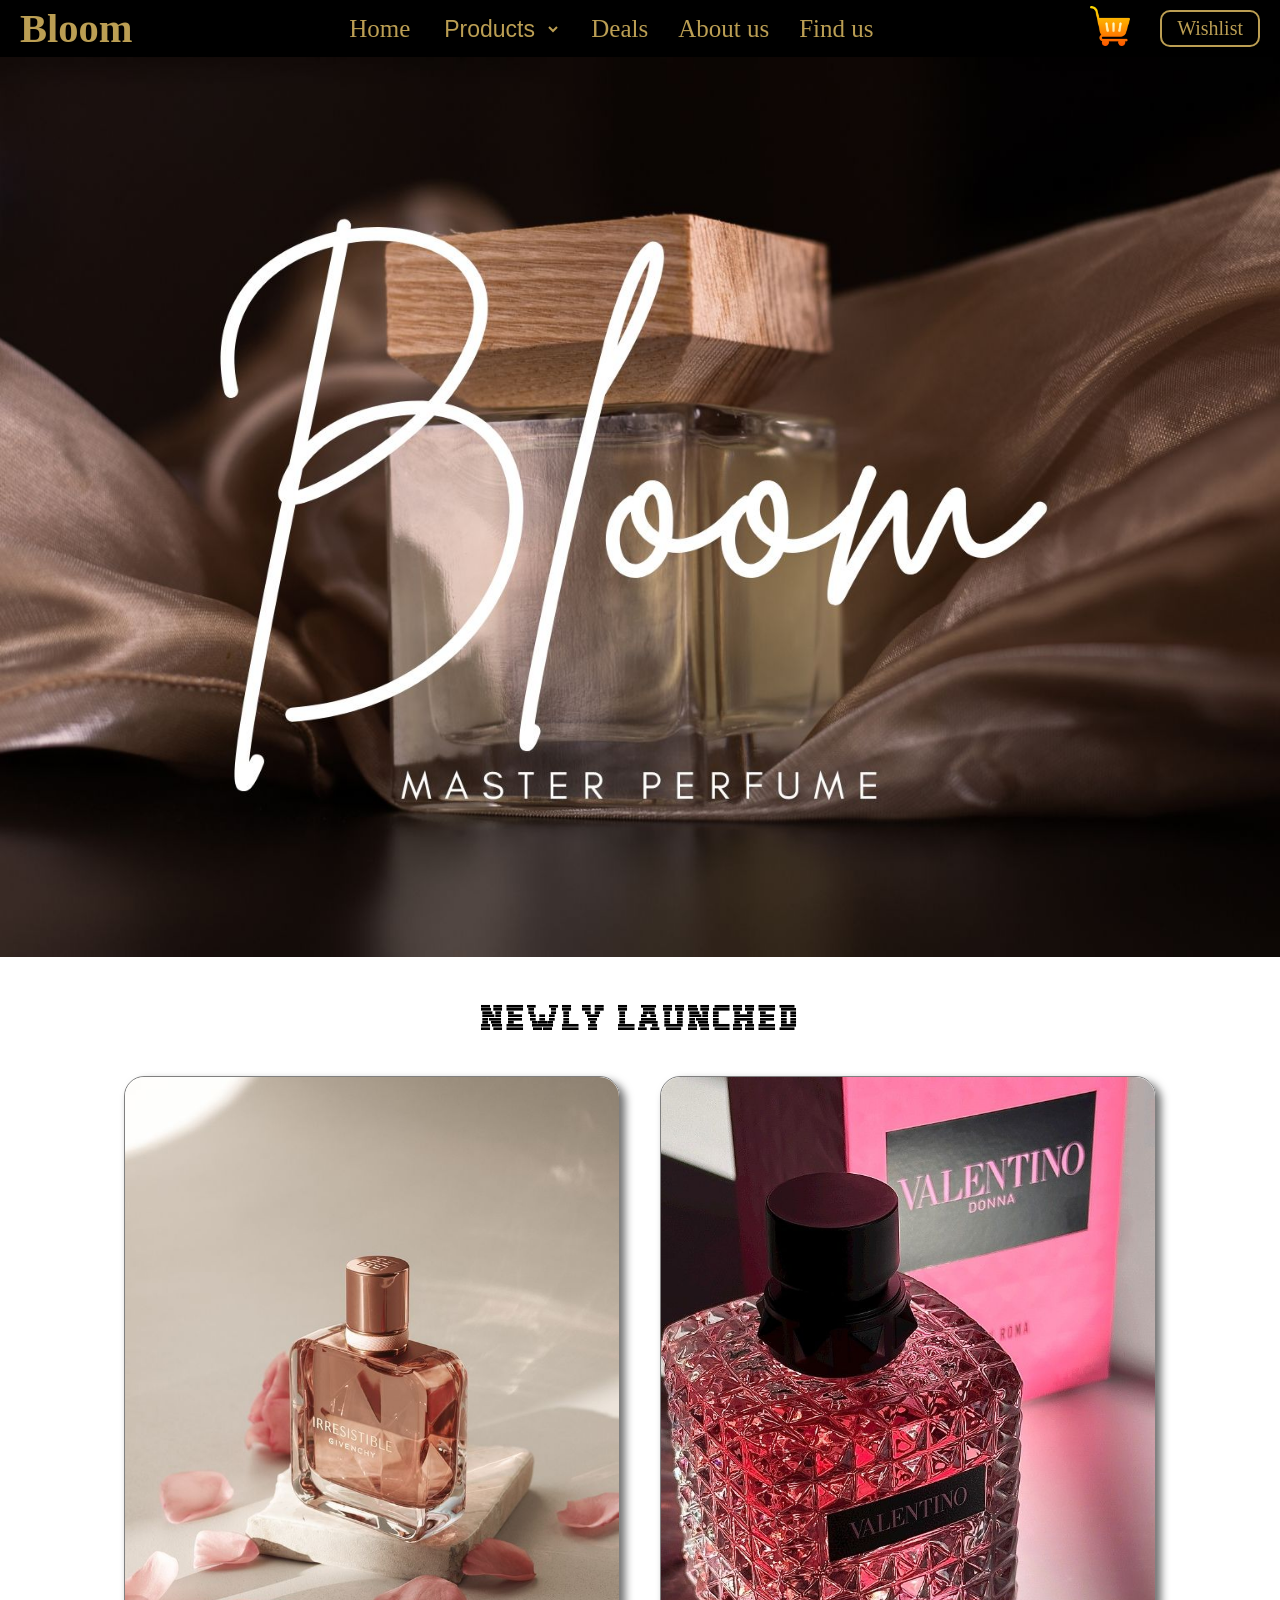
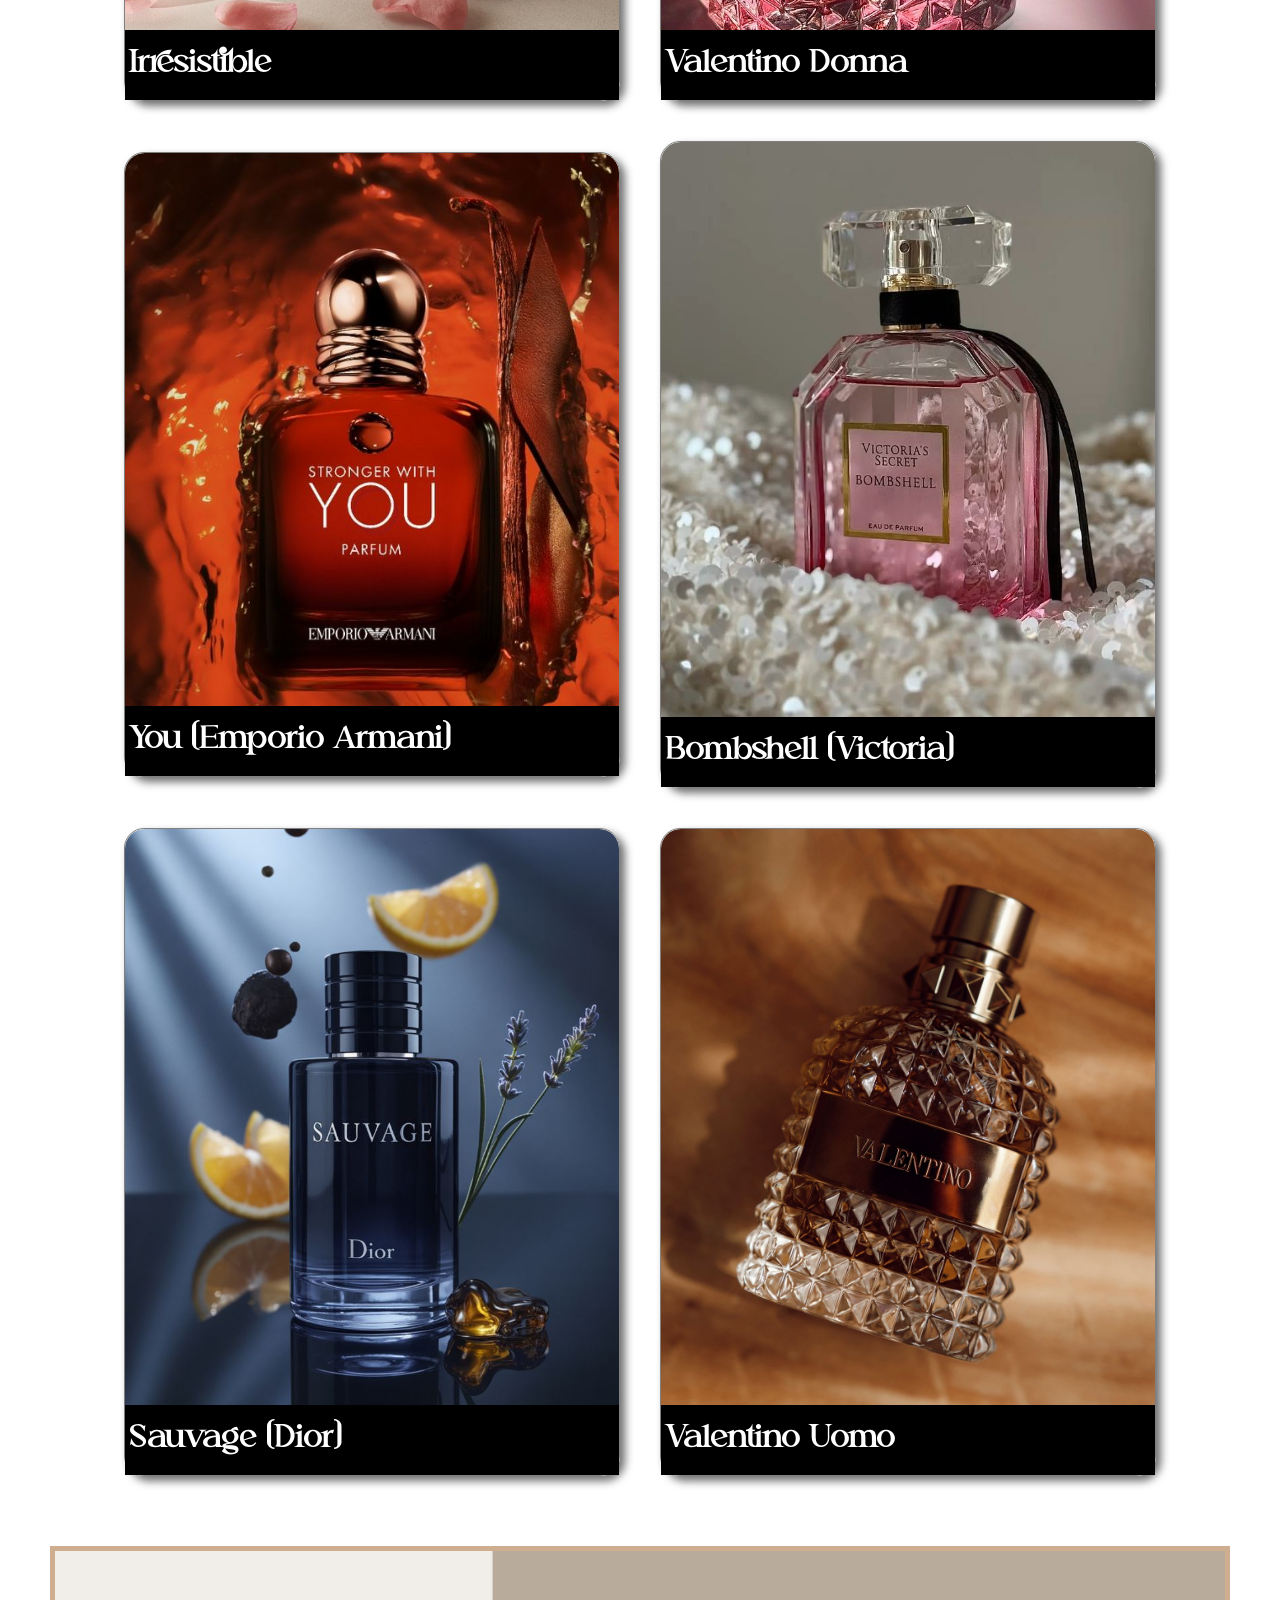
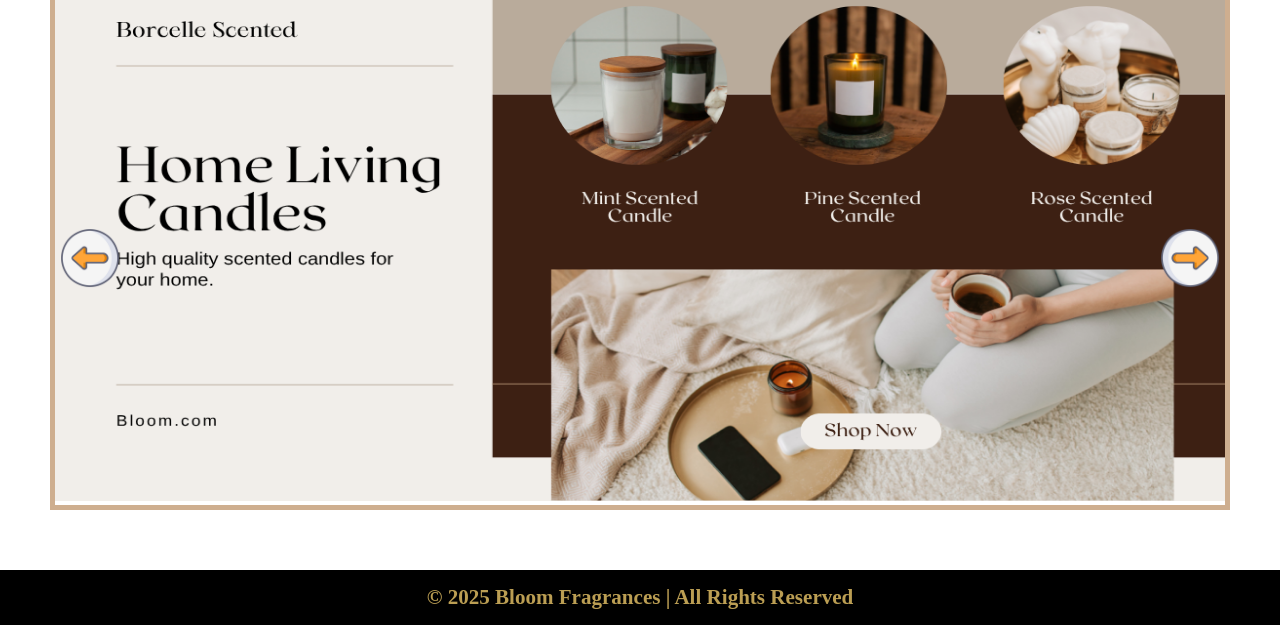
<file: index.html>
<!DOCTYPE html>
<html lang="en">

<head>
    <meta charset="UTF-8">
    <meta name="viewport" content="width=device-width, initial-scale=1.0">
    <title>Practice</title>
    <link rel="stylesheet" href="./css/index.css">
</head>

<body>
    <nav>
        <div class="logo">
            <h1>Bloom</h1>
        </div>
        <div class="menu">
            <ul>
                <li><a href="#main">Home</a></li>
                <li>
                    <select id="productSelect" onchange="openProductPage()">
                        <option value="" disabled selected>Products</option>
                        <option value="perfumes.html">Perfumes</option>
                        <option value="bodyymist.html">Body Mist</option>
                        <option value="Candles.html">Candles</option>
                    </select>
                </li>
                <li><a href="Gift.html">Deals</a></li>
                <li><a href="Aboutus.html">About us</a></li>
                <li><a href="findus.html">Find us</a></li>
            </ul>
        </div>
        <div class="auth">
            <a href="addtocart.html"><img src="./assets/icons/shopping-cart.png" alt="" width="40px"></a>
            <a href="wishlist.html" class="wish" target="_blank">Wishlist</a>
        </div>
    </nav>
    <main id="main">
    </main>
    <section>
        <div class="container">
            <h1 class="title">Newly Launched</h1>
            <div class="cards">
                <div class="card card1">
                    <div class="cardhead"><img src="./assets/images/p1.jpg" alt=""
                            onmouseenter="src='./assets/images/Irresistible.jpg'"
                            onmouseleave="src='./assets/images/p1.jpg'">
                    </div>
                    <div class="cardcontainer">
                        <div class="cardbody">
                            <h1>Irresistible</h1>
                            <p>Playful fruity-floral with pear, rose, musk; joyful, feminine, charming fragrance perfect
                                for daily confident wear.</p>
                            <button>Order Now</button>
                        </div>
                    </div>
                </div>
                <div class="card card2">
                    <div class="cardhead"><img src="./assets/images/p3.jpg" alt=""
                            onmouseenter="src='./assets/images/ValentinoDonna.jpg'"
                            onmouseleave="src='./assets/images/p3.jpg'">
                    </div>
                    <div class="cardcontainer">
                        <div class="cardbody">
                            <h1>Valentino Donna</h1>
                            <p>Powdery floral scent blending iris, rose, leather; elegant, ideal for romantic evenings
                                and special occasions.</p>
                            <button>Order Now</button>
                        </div>
                    </div>
                </div>
                <div class="card card3">
                    <div class="cardhead"><img src="./assets/images/p5.jpg" alt=""
                            onmouseenter="src='./assets/images/You.jpg'" onmouseleave="src='./assets/images/p5.jpg'">
                    </div>
                    <div class="cardcontainer">
                        <div class="cardbody">
                            <h1>You (Emporio Armani)</h1>
                            <p>Sweet mix of raspberry, rose, vanilla; symbolizes love, youth, passion, closeness; modern
                                women’s romantic fragrance.</p>
                            <button>Order Now</button>
                        </div>
                    </div>
                </div>
                <div class="card card4">
                    <div class="cardhead"><img src="./assets/images/p2.jpg" alt=""
                            onmouseenter="src='./assets/images/Bombshell.jpg'"
                            onmouseleave="src='./assets/images/p2.jpg'">>
                    </div>
                    <div class="cardcontainer">
                        <div class="cardbody">
                            <h1>Bombshell (Victoria)</h1>
                            <p>Sparkling fruity-floral perfume with passionfruit, peony, vanilla orchid;
                                glamorous,fragrance for confident women.</p>
                            <button>Order Now</button>
                        </div>
                    </div>
                </div>
                <div class="card card5">
                    <div class="cardhead"><img src="./assets/images/p4.jpg" alt=""
                            onmouseenter="src='./assets/images/Sauvage.jpeg'"
                            onmouseleave="src='./assets/images/p4.jpg'">>
                    </div>
                    <div class="cardcontainer">
                        <div class="cardbody">
                            <h1>Sauvage (Dior)</h1>
                            <p>Fresh masculine scent with bergamot, pepper, ambroxan; bold, adventurous, raw fragrance
                                freedom, strength, charisma.</p>
                            <button>Order Now</button>
                        </div>
                    </div>
                </div>
                <div class="card card6">
                    <div class="cardhead"><img src="./assets/images/p6.jpg" alt=""
                            onmouseenter="src='./assets/images/ValentinoUomo.jpg'"
                            onmouseleave="src='./assets/images/p6.jpg'">>
                    </div>
                    <div class="cardcontainer">
                        <div class="cardbody">
                            <h1>Valentino Uomo</h1>
                            <p>Warm gourmand fragrance with coffee, chocolate, leather; stylish, modern, reflecting
                                Italian masculine elegance.</p>
                            <button>Order Now</button>
                        </div>
                    </div>
                </div>
            </div>

        </div>
    </section>
    <section class="sliders">
        <div class="slidecontainer">
            <div class="slidemain">
                <div class="sliderimagecontainer">
                    <img src="./assets/images/slide1.png" alt="" width="100%" height="550px" id="slideimage">
                </div>
            </div>
            <div class="leftbutton">
                <button onclick="leftslide()"><img src="./assets/icons/left-arrow.png" alt="" width="60px"></button>
            </div>
            <div class="rightbutton">
                <button onclick="rightslide()"><img src="./assets/icons/right-arrow.png" alt="" width="60px"></button>
            </div>
        </div>
    </section>
    <section>

    </section>
    <footer>
            <h3> © 2025 Bloom Fragrances | All Rights Reserved</h3>
    </footer>
</body>

<script>
    
function openProductPage() {
  const select = document.getElementById('productSelect');
  const page = select.value;

  if (page) {
    window.location.href = page; // ye selected page open karega
  }
}
let images=["./assets/images/slide1.png","./assets/images/slide2.png","./assets/images/slide3.png","./assets/images/slide4.png","./assets/images/slide5.png"]

let slideimage=document.querySelector('#slideimage')
let count=0
function leftslide(){
    if(count>0){
        count--
        slideimage.src=images[count]
    }else{
        count=images.length-1
        slideimage.src=images[count]
    }
}

function rightslide(){
    if(count<images.length-1){
        count++
        slideimage.src=images[count]
    }else{
        count=0
        slideimage.src=images[count]
    }
}

</script>

</html>
</file>
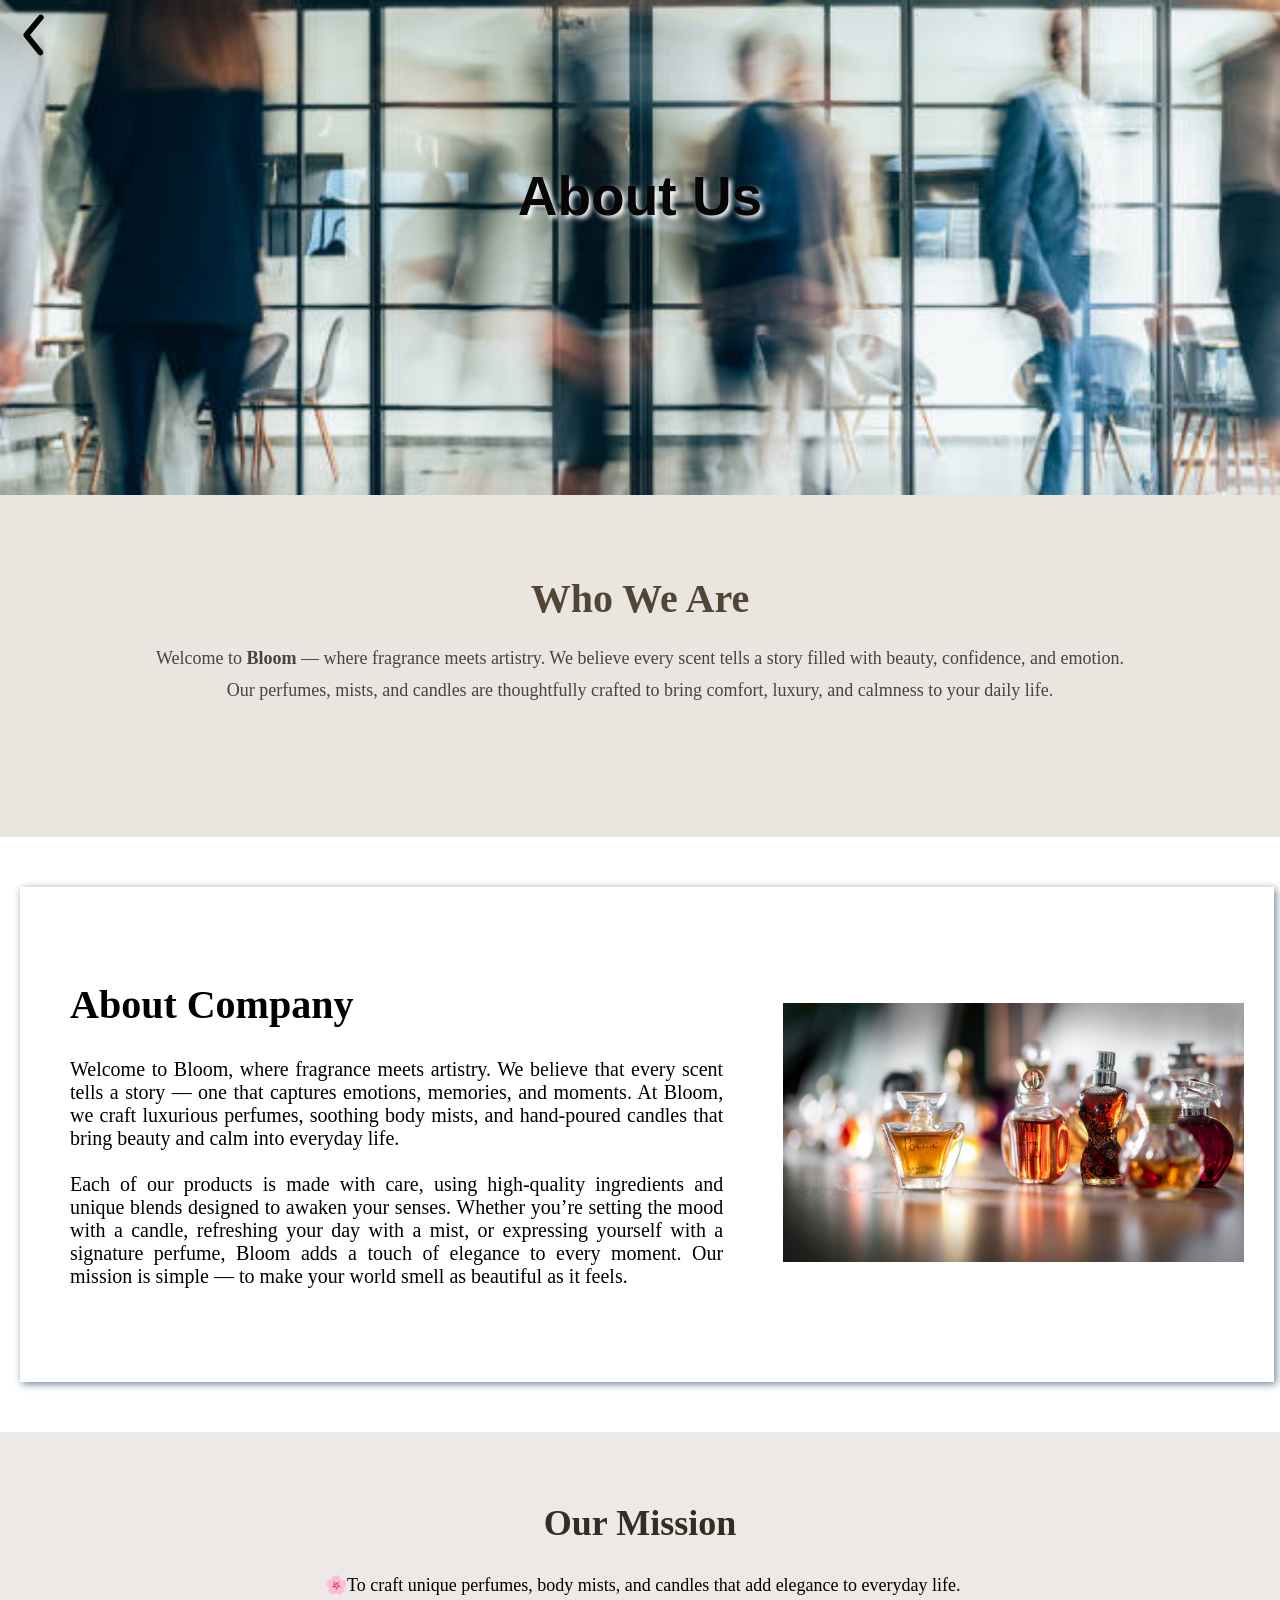
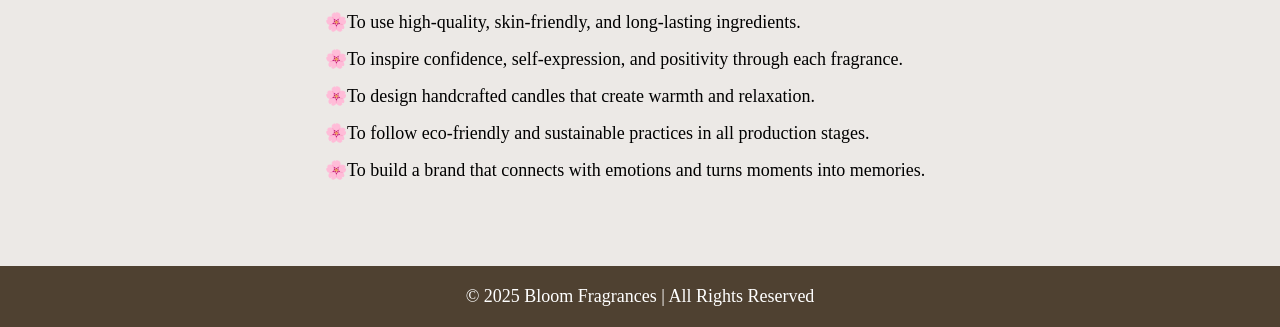
<file: Aboutus.html>
<!DOCTYPE html>
<html lang="en">

<head>
    <meta charset="UTF-8">
    <meta name="viewport" content="width=device-width, initial-scale=1.0">
    <title>Document</title>
    <style>
        * {
            margin: 0;
            padding: 0;
            box-sizing: border-box;
        }

        .main {
            background-image: url(./assets/images/aboutus.jpg) ;
            width: 100%;
            height: 55vh;
            background-size: cover;
            
           
        }

        .main img {
            width: 70px;
        }

        .main h1 {
            display: flex;
            justify-content: center;
            margin-top: 90px;
            align-items: center;
            /* Vertically center text */
            color: rgb(6, 6, 6);
            text-align: center;
            font-size: 55px;
            /* Adjust text size */
            font-family: 'Poppins', sans-serif;
            font-weight: 750;
            text-shadow: 3px 3px 5px white;
        }


        .about {
            padding: 80px 10%;
            background-color: rgb(234, 229, 223);
            color: #444;
            text-align: center;
        }

        .about h2 {
            font-size: 40px;
            color: rgb(83, 69, 53);
            margin-bottom: 20px;
        }

        .about p {
            font-size: 18px;
            line-height: 1.8;
            max-width: 1000px;
            margin: 0 auto 50px;
        }

        .div1 {
            width: 98%;
            height: 55vh;
            margin: 50px 20px;
            padding: 30px;
            display: flex;
            align-items: center;
            background-color: white;
            box-shadow: 2px 2px 8px rgb(111, 128, 148);
            gap: 20px;
        }

        .div1 .content {
            width: 60%;
            font-size: 20px;
            display: flex;
            flex-direction: column;
            gap: 30px;
            text-align: justify;
            padding: 20px;
        }

        .div1 .image {
            width: 40%;
            margin-left: 20px;
        }

        .div1 img {
            width: 100%;
        }

        .mission {
            background-color: rgba(159, 147, 130, 0.199);
            padding: 70px 10%;
            text-align: center;
        }

        .mission h2 {
            color: rgb(53, 44, 34);
            font-size: 36px;
            margin-bottom: 30px;
        }

        .mission ul {
            list-style: none;
            max-width: 700px;
            margin: 0 auto;
            text-align: left;
        }

        .mission ul li {
            font-size: 18px;
            margin-bottom: 15px;
            padding-left: 35px;
        }

        .mission ul li::before {
            content: "🌸";
        }

        footer {
            background-color: rgb(79, 65, 49);
            color: white;
            text-align: center;
            padding: 20px;
            font-size: 18px;
        }
    </style>
</head>

<body>

    <div class="main">
        <a href="index.html"><img src="./assets/images/arrow-ios-back.svg" alt=""></a>
        <h1>About Us</h1>
    </div>

    <section class="about">
        <h2>Who We Are</h2>
        <p>
            Welcome to <strong>Bloom</strong> — where fragrance meets artistry.
            We believe every scent tells a story filled with beauty, confidence,
            and emotion. Our perfumes, mists, and candles are thoughtfully crafted
            to bring comfort, luxury, and calmness to your daily life.
        </p>
    </section>

    <div class="div1">
        <div class="content">
            <h1>About Company</h1>
            <p>Welcome to Bloom, where fragrance meets artistry. We believe that every scent tells a story — one that
                captures emotions, memories, and moments. At Bloom, we craft luxurious perfumes, soothing body mists,
                and hand-poured candles that bring beauty and calm into everyday life. <br> <br> Each of our products is
                made
                with care, using high-quality ingredients and unique blends designed to awaken your senses. Whether
                you’re setting the mood with a candle, refreshing your day with a mist, or expressing yourself with a
                signature perfume, Bloom adds a touch of elegance to every moment. Our mission is simple — to make your
                world smell as beautiful as it feels.</p>
        </div>

        <div class="image">
            <img src="./assets/images/photo-1615634260167-c8cdede054de.jpeg" alt="">
        </div>
    </div>

    <section class="mission">
        <h2>Our Mission</h2>
        <ul>
            <li>To craft unique perfumes, body mists, and candles that add elegance to everyday life.</li>
            <li>To use high-quality, skin-friendly, and long-lasting ingredients.</li>
            <li>To inspire confidence, self-expression, and positivity through each fragrance.</li>
            <li>To design handcrafted candles that create warmth and relaxation.</li>
            <li>To follow eco-friendly and sustainable practices in all production stages.</li>
            <li>To build a brand that connects with emotions and turns moments into memories.</li>
        </ul>
    </section>

    <footer>
        © 2025 Bloom Fragrances | All Rights Reserved
    </footer>
</body>

</html>
</file>
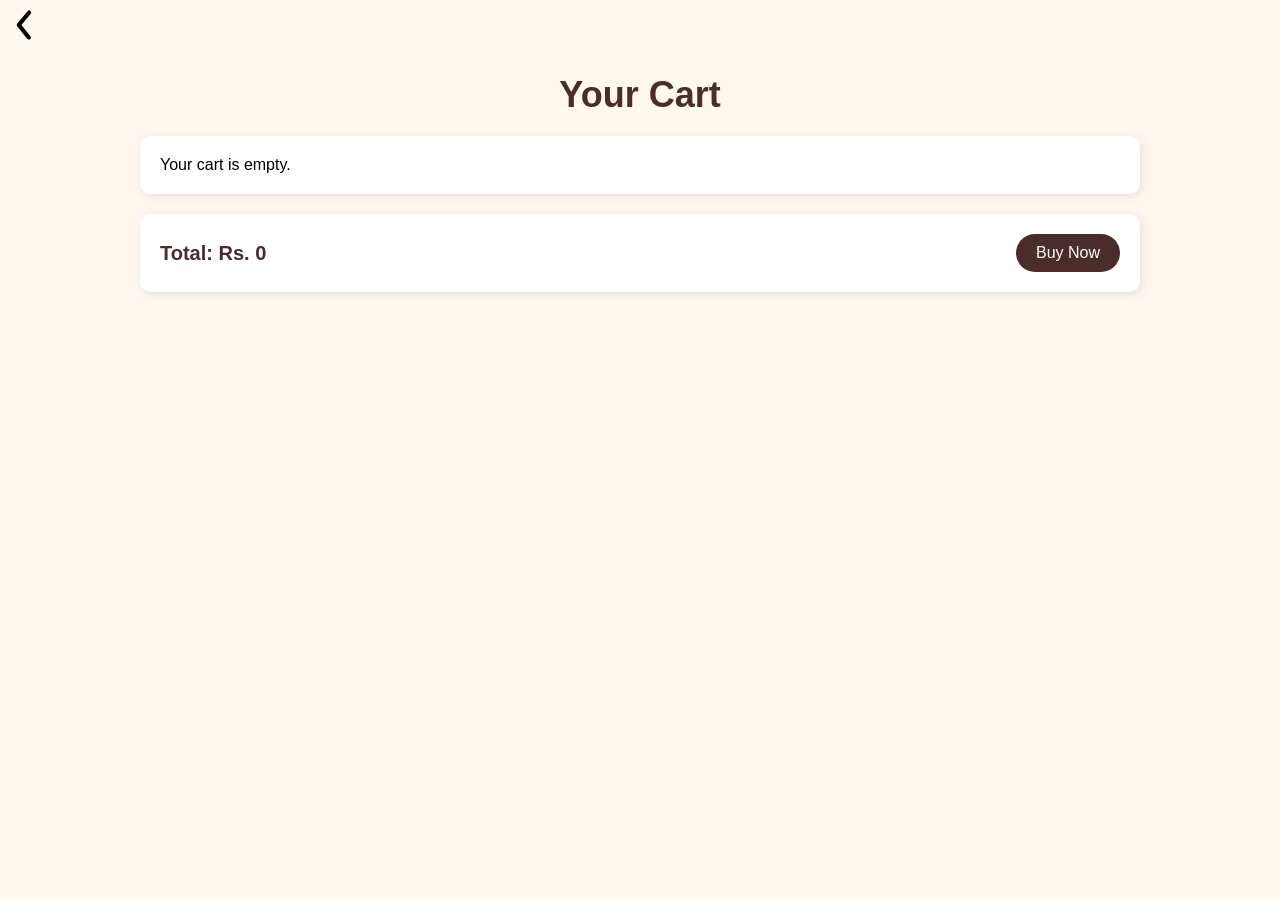
<file: addtocart.html>
<!DOCTYPE html>
<html lang="en">
<head>
  <meta charset="UTF-8">
  <meta name="viewport" content="width=device-width, initial-scale=1.0">
  <title>Cart - Bloom</title>
  <style>
    * {
      margin: 0;
      padding: 0;
      box-sizing: border-box;
      font-family: 'Poppins', sans-serif;
    }

    body {
      background-color: #fff8f0;
    }
    body img{
      width: 50px;
    }

    
    h1 {
      text-align: center;
      font-size: 36px;
      margin: 20px 0;
      color: #4a2c2a;
    }

    /* Cart Container */
    .cart-container {
      width: 90%;
      max-width: 1000px;
      margin: 20px auto;
      background: #fff;
      padding: 20px;
      border-radius: 10px;
      box-shadow: 2px 2px 10px rgba(0,0,0,0.1);
    }

    .cart-item {
      display: flex;
      align-items: center;
      justify-content: space-between;
      border-bottom: 1px solid #eee;
      padding: 15px 0;
    }

    .cart-item img {
      width: 80px;
      height: 80px;
      object-fit: cover;
      border-radius: 5px;
      margin-right: 15px;
    }

    .item-info {
      flex: 1;
    }

    .item-info h4 {
      font-size: 18px;
      color: #4a2c2a;
      margin-bottom: 5px;
    }

    .item-info p {
      font-size: 16px;
      color: #555;
    }

    .quantity-controls {
      display: flex;
      align-items: center;
      gap: 5px;
      margin-top: 5px;
    }

    .quantity-controls button {
      width: 25px;
      height: 25px;
      border: none;
      border-radius: 50%;
      background: #4a2c2a;
      color: white;
      cursor: pointer;
      font-weight: bold;
    }

    .remove-btn {
      background: none;
      border: none;
      color: red;
      cursor: pointer;
      font-size: 14px;
      margin-top: 5px;
    }

    .cart-footer {
      display: flex;
      justify-content: space-between;
      align-items: center;
      margin-top: 20px;
    }

    .cart-footer .total {
      font-size: 20px;
      font-weight: 600;
      color: #4a2c2a;
    }

    .buy-now {
      padding: 10px 20px;
      border: none;
      border-radius: 20px;
      background: #4a2c2a;
      color: white;
      cursor: pointer;
      font-size: 16px;
    }

    .buy-now:hover {
      background: #000;
    }
  </style>
</head>
<body>
  <a href="index.html"><img src="./assets/images/arrow-ios-back.svg" alt=""></a>

  
  <h1>Your Cart</h1>

  <div class="cart-container" id="cartItemsContainer">
    <!-- Cart items will be dynamically added here -->
  </div>

  <div class="cart-container cart-footer">
    <div class="total">Total: Rs. <span id="cartTotal">0</span></div>
    <a href="bill.html"><button class="buy-now" onclick="buyNow()">Buy Now</button></a>
  </div>

  <script>
    // Open product page from dropdown
    function openProductPage() {
      const select = document.getElementById('productSelect');
      if(select.value) window.location.href = select.value;
    }

    // Cart Logic
    let cart = JSON.parse(localStorage.getItem('cart')) || [];
    const cartItemsContainer = document.getElementById('cartItemsContainer');
    const cartTotal = document.getElementById('cartTotal');

    function updateCart() {
      cartItemsContainer.innerHTML = '';
      let total = 0;

     
      if(cart.length === 0) {
        cartItemsContainer.innerHTML = '<p>Your cart is empty.</p>';
      }

      cart.forEach((item, index) => {
        total += item.price * item.quantity;
        const div = document.createElement('div');
        div.classList.add('cart-item');  
        div.innerHTML = `
          <img src="${item.image}" alt="">
          <div class="item-info">
            <h4>${item.name}</h4>
            <p>Rs. ${item.price}</p>
            <div class="quantity-controls">
              <button onclick="changeQty(${index}, -1)">-</button>
              <span>${item.quantity}</span>
              <button onclick="changeQty(${index}, 1)">+</button>
            </div>
            <button class="remove-btn" onclick="removeItem(${index})">Remove</button>
          </div>
        `;
        cartItemsContainer.appendChild(div);
      });

      cartTotal.textContent = total.toLocaleString();
      localStorage.setItem('cart', JSON.stringify(cart));
    }

    function changeQty(index, delta) {
      cart[index].quantity += delta;
      if(cart[index].quantity <= 0) cart.splice(index, 1);
      updateCart();
    }

    function removeItem(index) {
      cart.splice(index, 1);
      updateCart();
    }

    function buyNow() {
      if(cart.length === 0) {
        alert('Your cart is empty!');
        return;
      }
      alert('Thank you for your purchase!');
      cart = [];
      updateCart();
    }

    // Initial render
    updateCart();
  </script>
</body>
</html>
</file>
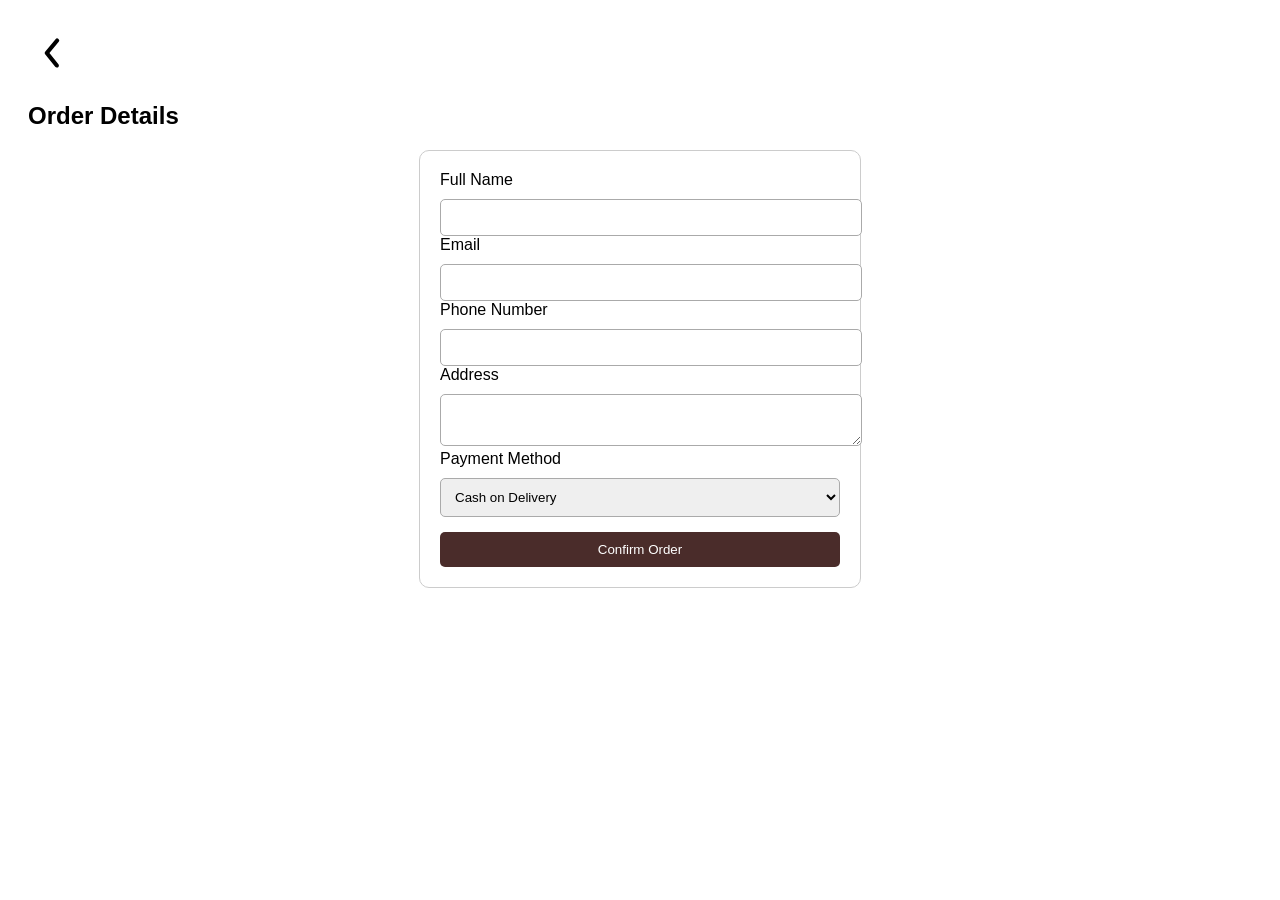
<file: bill.html>
<!DOCTYPE html>
<html lang="en">
<head>
  <meta charset="UTF-8">
  <title>Order Form</title>
  <style>
    body { font-family: Arial; padding:20px; }
     body img {
      width: 50px;
    }

    .form-box {
      width:400px;
      margin:auto;
      padding:20px;
      border:1px solid #ccc;
      border-radius:10px;
      background:white;
    }

    input, textarea, select {
      width:100%; 
      padding:10px; 
      margin-top:10px; 
      border:1px solid #aaa; 
      border-radius:5px;
    }

    button {
      padding:10px;
      width:100%;
      margin-top:15px;
      background:#4a2c2a;
      color:white;
      border:none;
      border-radius:5px;
      cursor:pointer;
    }

    /* BILL POPUP DESIGN */
    #billPopup {
      display:none;
      position:fixed; top:0; left:0;
      width:100%; height:100%;
      background:rgba(0,0,0,0.6);
      justify-content:center; align-items:center;
    }

    .bill-box {
      background:white;
      padding:30px;
      width:400px;
      border-radius:12px;
      box-shadow:0 0 20px rgba(0,0,0,0.3);
      animation: pop 0.3s ease;
    }

    @keyframes pop {
      0% { transform:scale(0.5); opacity:0; }
      100% { transform:scale(1); opacity:1; }
    }
  </style>
</head>
<body>
<a href="index.html"><img src="./assets/images/arrow-ios-back.svg" alt=""></a>
<h2>Order Details</h2>

<div class="form-box">
  <label>Full Name</label>
  <input id="name">

  <label>Email</label>
  <input id="email">

  <label>Phone Number</label>
  <input id="phone">

  <label>Address</label>
  <textarea id="address"></textarea>

  <label>Payment Method</label>
  <select id="payment">
    <option>Cash on Delivery</option>
    <option>Bank Transfer</option>
    <option>EasyPaisa</option>
    <option>JazzCash</option>
  </select>

  <button type="button" onclick="GenerateBill()">Confirm Order</button>
</div>

<!-- BILL POPUP -->
<div id="billPopup">
  <div class="bill-box" id="billBox"></div>
</div>

<script>

// REGEX → email validation example
function IsValidEmail(email) {
  let pattern = /^[\w.-]+@[\w.-]+\.\w+$/;
  return pattern.test(email);
}

// ASSERTION → If data not found
function Assert(condition, message) {
  if (!condition) {
    throw new Error("Assertion Failed: " + message);
  }
}

// DESIGN BY CONTRACT → Pre-conditions
function ValidateForm(name, email, phone, address) {
  Assert(name !== "", "Name required");
  Assert(email !== "", "Email required");
  Assert(IsValidEmail(email), "Invalid email");
  Assert(phone.length >= 10, "Phone must be at least 10 digits");
  Assert(address.length >= 5, "Address too short");
}

// MAIN FUNCTION
function GenerateBill() {
    try {
      let name = document.getElementById("name").value.trim();
      let email = document.getElementById("email").value.trim();
      let phone = document.getElementById("phone").value.trim();
      let address = document.getElementById("address").value.trim();
      let payment = document.getElementById("payment").value;

      ValidateForm(name, email, phone, address);

      let cart = JSON.parse(localStorage.getItem("cart")) || [];
      if(cart.length === 0) { alert("Your cart is empty!"); return; }

      let total = 0;
      let bill = `
        <h2>Bloom - Order Receipt</h2>
        <h3>Customer Details</h3>
        <p><b>Name:</b> ${name}</p>
        <p><b>Email:</b> ${email}</p>
        <p><b>Phone:</b> ${phone}</p>
        <p><b>Address:</b> ${address}</p>
        <p><b>Payment Method:</b> ${payment}</p>
        <hr>
        <h3>Purchased Products</h3>
      `;

      cart.forEach(item => {
        let cost = item.price * item.quantity;
        total += cost;
        bill += `<div class="bill-item"><span>${item.name} (x${item.quantity})</span><span>Rs. ${cost}</span></div>`;
      });

      bill += `<div class="bill-total">Total: Rs. ${total}</div>`;
      bill += `<button onclick="CloseBill()">OK</button>`;

      document.getElementById("billBox").innerHTML = bill;
      document.getElementById("billPopup").style.display = "flex";

      // Clear cart after purchase
      localStorage.setItem("cart", JSON.stringify([]));

    } catch(err) {
      alert("Error: " + err.message);
    }
  }

  function CloseBill() {
    document.getElementById("billPopup").style.display = "none";
    window.location.href = "thankyou.html";
  }
 
</script>

</body>
</html>
</file>
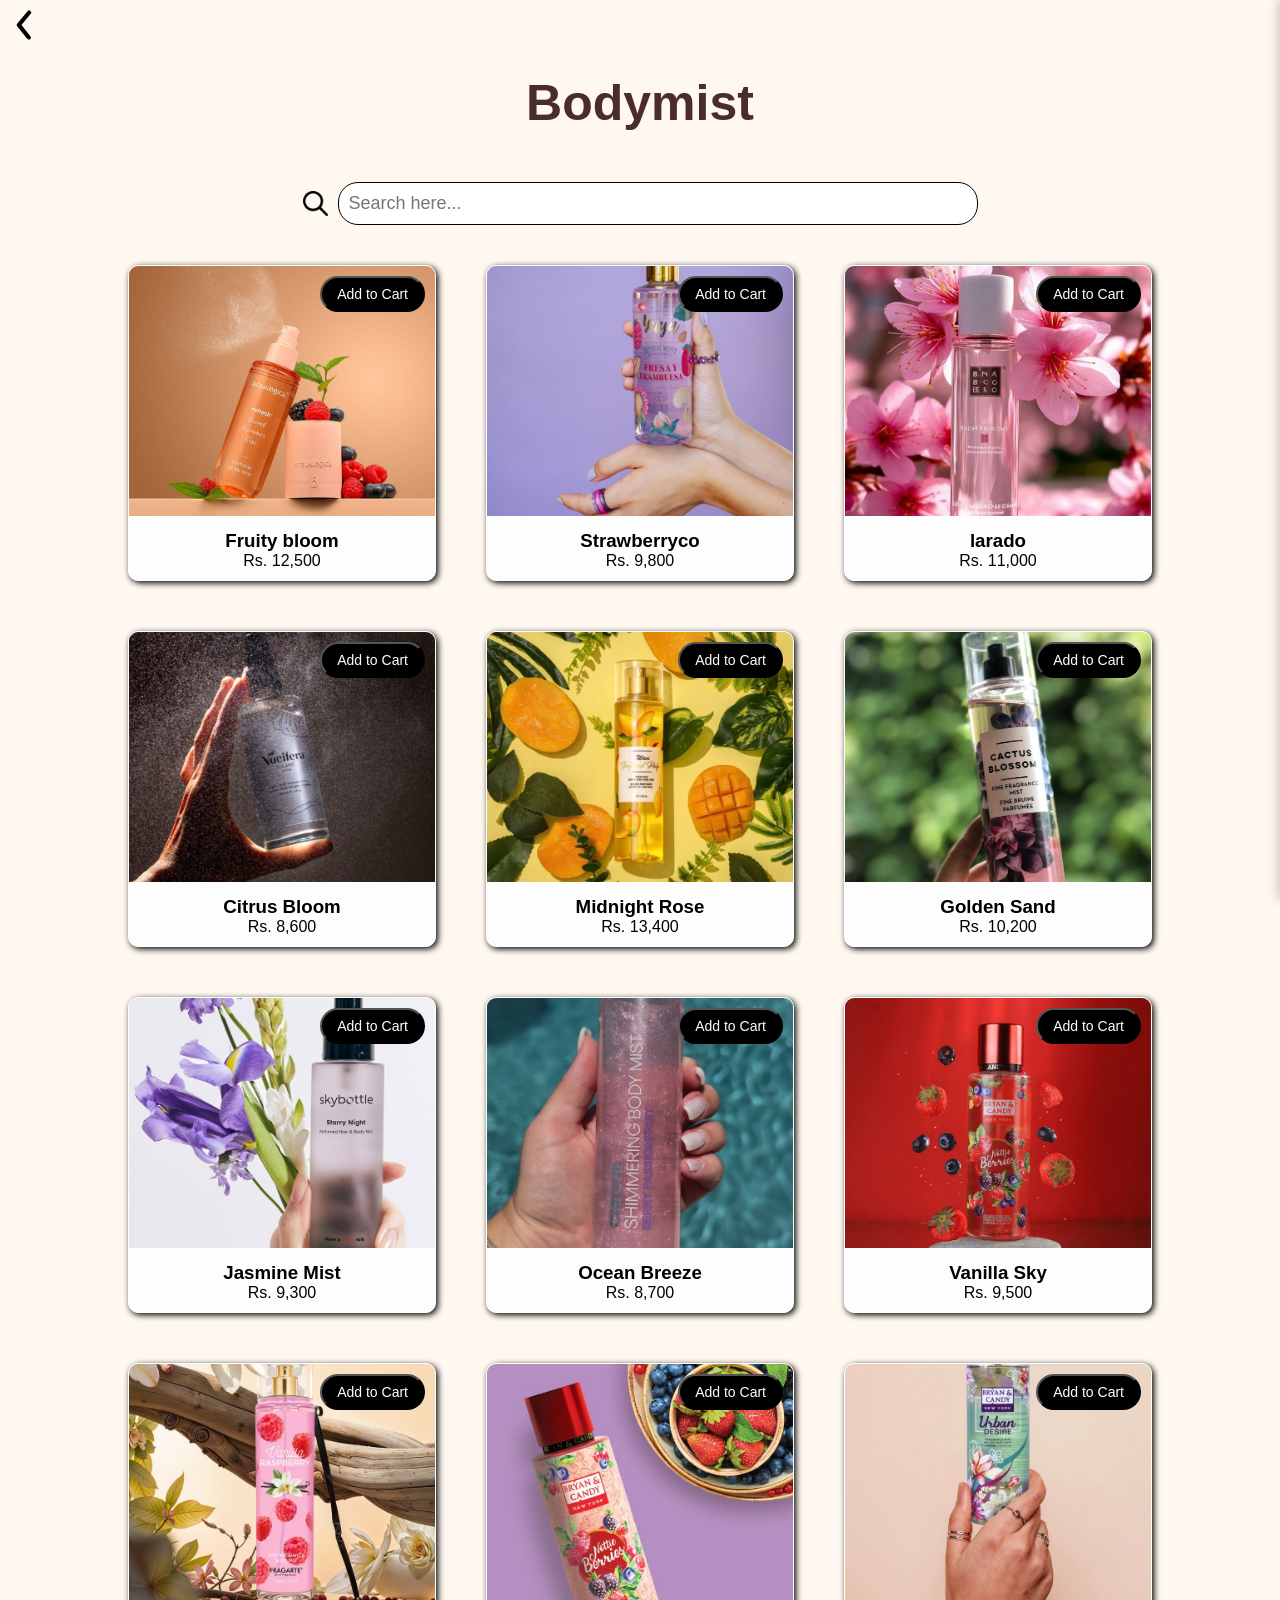
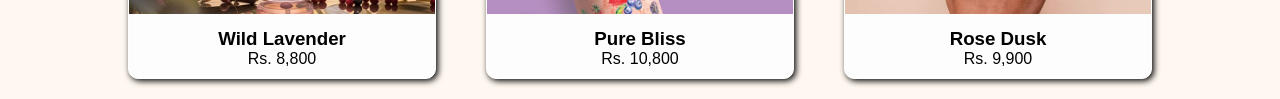
<file: bodyymist.html>
<!DOCTYPE html>
<html lang="en">

<head>
  <meta charset="UTF-8">
  <meta name="viewport" content="width=device-width, initial-scale=1.0">
  <title>Perfumes</title>
  <style>
    * {
      margin: 0;
      padding: 0;
      box-sizing: border-box;
      font-family: Arial, sans-serif;
    }

    body img {
      width: 50px;
    }

    body {
      background-color: #fff8f0;
      /* light creamy background */
      font-family: 'Poppins', sans-serif;
    }

    h1 {
      text-align: center;
      font-size: 50px;
      font-family: 'Franklin Gothic Medium', 'Arial Narrow', Arial, sans-serif;
      font-weight: 600;
      margin-top: 20px;
      margin-bottom: 50px;
      color: #4a2c2a;
      /* deep brown */
    }

    .searchbar {
      display: flex;
      align-items: center;
      justify-content: center;
      margin-bottom: 20px;

      font-size: 20px;
    }

    .searchbar img {
      width: 25px;
      margin-right: 10px;
      margin-bottom: 20px;
    }

    .searchbar input {
      width: 50%;
      padding: 10px;
      border-radius: 20px;
      border: 1px solid #ccc;
      border: 1px solid black;
      margin-bottom: 20px;
      font-size: 18px;
    }

    .container {
      display: flex;
      justify-content: center;
    }

    .products {
      display: grid;
      grid-template-columns: repeat(auto-fill, minmax(220px, 1fr));
      gap: 50px;
      width: 80%;
      max-width: 1200px;
      margin-bottom: 20px;
    }

    .cards {
      border: 1px solid #ddd;
      border-radius: 10px;
      overflow: hidden;
      text-align: center;
      background: #fdfdfd;
      transition: 0.3s;
      position: relative;
      border: 1px solid white;
      box-shadow: 2px 2px 6px black;
    }

    .cards:hover {
      transform: scale(1.03);
    }

    .cards img {
      width: 100%;
      height: 250px;
      object-fit: cover;
    }

    .icons {
      position: absolute;
      top: 10px;
      right: 10px;
      display: flex;
      flex-direction: column;
      gap: 8px;
    }

    .icons img {
      width: 25px;
      height: 25px;
      cursor: pointer;
    }

    .icons .wish {
      all: unset;
      margin-left: 50px;
      width: 50%;
    }

    .icons .wish img {
      width: 50%;
    }

    .cart-btn {
      background: #000;
      color: white;
      padding: 8px 15px;
      border-radius: 20px;
      text-decoration: none;
      font-size: 14px;
      cursor: pointer;
      display: inline-block;
    }

    .cart-btn:hover {
      background: #444;
    }

    .content {
      padding: 10px;
    }

    /* Sidebar Cart */
    .cart-sidebar {
      position: fixed;
      top: 0;
      right: -400px;
      width: 400px;
      height: 100%;
      background: white;
      box-shadow: -2px 0 10px rgba(0, 0, 0, 0.2);
      transition: right 0.4s ease;
      z-index: 1000;
      padding: 20px;
      display: flex;
      flex-direction: column;
    }

    .cart-sidebar.active {
      right: 0;
    }

    .cart-header {
      display: flex;
      justify-content: space-between;
      align-items: center;
      margin-bottom: 10px;
    }

    .cart-header h2 {
      font-size: 20px;
    }

    .close-cart {
      cursor: pointer;
      font-size: 22px;
    }

    .cart-items {
      flex-grow: 1;
      overflow-y: auto;
      max-height: 70vh;
    }

    .cart-item {
      display: flex;
      align-items: center;
      margin-bottom: 15px;
      border-bottom: 1px solid #eee;
      padding-bottom: 10px;
    }

    .cart-item img {
      width: 60px;
      height: 60px;
      object-fit: cover;
      border-radius: 5px;
      margin-right: 10px;
    }

    .item-info {
      flex: 1;
    }

    .quantity-controls {
      display: flex;
      align-items: center;
      gap: 5px;
      margin-top: 5px;
    }

    .quantity-controls button {
      width: 25px;
      height: 25px;
      border: none;
      background: #000;
      color: white;
      border-radius: 50%;
      cursor: pointer;
    }

    .remove-btn {
      background: none;
      border: none;
      color: red;
      cursor: pointer;
      font-size: 13px;
      margin-top: 5px;
    }

    .cart-footer {
      border-top: 1px solid #ccc;
      padding-top: 10px;
    }

    .total {
      display: flex;
      justify-content: space-between;
      font-size: 18px;
      margin-bottom: 10px;
    }

    .buy-now {
      background: #000;
      color: white;
      width: 100%;
      padding: 10px;
      border: none;
      border-radius: 20px;
      cursor: pointer;
      font-size: 16px;
    }

    .buy-now:hover {
      background: #444;
    }
  </style>
</head>

<body>

  <a href="index.html"><img src="./assets/images/arrow-ios-back.svg" alt=""></a>
  <h1>Bodymist</h1>

  <div class="searchbar">
    <img src="./assets/icons/search.png" alt="">
    <input type="search" placeholder="Search here...">
  </div>

  <div class="container">
    <div class="products">

     
      <div class="cards">
        <img src="./assets/images/bodymist/b1.jpeg">
        <div class="icons">
          <button class="cart-btn" data-name="Fruity bloom" data-price="12500"
            data-image="./assets/images/bodymist/b1.jpeg">Add to Cart</button>
        </div>
        <div class="content">
          <h3>Fruity bloom</h3>
          <p>Rs. 12,500</p>
        </div>
      </div>
      <div class="cards"><img src="./assets/images/bodymist/b2.jpeg">
        <div class="icons"><button class="cart-btn" data-name="Strawberryco" data-price="9800"
            data-image="./assets/images/bodymist/b2.jpeg">Add to Cart</button></div>
        <div class="content">
          <h3>Strawberryco</h3>
          <p>Rs. 9,800</p>
        </div>
      </div>
      <div class="cards"><img src="./assets/images/bodymist/b3.jpeg">
        <div class="icons"><button class="cart-btn" data-name="larado" data-price="11000"
            data-image="./assets/images/bodymist/b3.jpeg">Add to Cart</button></div>
        <div class="content">
          <h3>larado</h3>
          <p>Rs. 11,000</p>
        </div>
      </div>
      <div class="cards"><img src="./assets/images/bodymist/b4.jpeg">
        <div class="icons"><button class="cart-btn" data-name="Citrus Bloom" data-price="8600"
            data-image="./assets/images/bodymist/b4.jpeg">Add to Cart</button></div>
        <div class="content">
          <h3>Citrus Bloom</h3>
          <p>Rs. 8,600</p>
        </div>
      </div>
      <div class="cards"><img src="./assets/images/bodymist/b5.jpeg">
        <div class="icons"><button class="cart-btn" data-name="Midnight Rose" data-price="13400"
            data-image="./assets/images/bodymist/b5.jpeg">Add to Cart</button></div>
        <div class="content">
          <h3>Midnight Rose</h3>
          <p>Rs. 13,400</p>
        </div>
      </div>
      <div class="cards"><img src="./assets/images/bodymist/b6.jpeg">
        <div class="icons"><button class="cart-btn" data-name="Golden Sand" data-price="10200"
            data-image="./assets/images/bodymist/b6.jpeg">Add to Cart</button></div>
        <div class="content">
          <h3>Golden Sand</h3>
          <p>Rs. 10,200</p>
        </div>
      </div>
      <div class="cards"><img src="./assets/images/bodymist/b7.jpeg">
        <div class="icons"><button class="cart-btn" data-name="Jasmine Mist" data-price="9300"
            data-image="./assets/images/bodymist/b7.jpeg">Add to Cart</button></div>
        <div class="content">
          <h3>Jasmine Mist</h3>
          <p>Rs. 9,300</p>
        </div>
      </div>
      <div class="cards"><img src="./assets/images/bodymist/b8.jpeg">
        <div class="icons"><button class="cart-btn" data-name="Ocean Breeze" data-price="8700"
            data-image="./assets/images/bodymist/b8.jpeg">Add to Cart</button></div>
        <div class="content">
          <h3>Ocean Breeze</h3>
          <p>Rs. 8,700</p>
        </div>
      </div>
      <div class="cards"><img src="./assets/images/bodymist/b9.jpeg">
        <div class="icons"><button class="cart-btn" data-name="Vanilla Sky" data-price="9500"
            data-image="./assets/images/bodymist/b9.jpeg">Add to Cart</button></div>
        <div class="content">
          <h3>Vanilla Sky</h3>
          <p>Rs. 9,500</p>
        </div>
      </div>
      <div class="cards"><img src="./assets/images/bodymist/b10.jpeg">
        <div class="icons"><button class="cart-btn" data-name="Wild Lavender" data-price="8800"
            data-image="./assets/images/bodymist/b10.jpeg">Add to Cart</button></div>
        <div class="content">
          <h3>Wild Lavender</h3>
          <p>Rs. 8,800</p>
        </div>
      </div>
      <div class="cards"><img src="./assets/images/bodymist/b11.jpeg">
        <div class="icons"><button class="cart-btn" data-name="Pure Bliss" data-price="10800"
            data-image="./assets/images/bodymist/b11.jpeg">Add to Cart</button></div>
        <div class="content">
          <h3>Pure Bliss</h3>
          <p>Rs. 10,800</p>
        </div>
      </div>
      <div class="cards"><img src="./assets/images/bodymist/b12.jpeg">
        <div class="icons"><button class="cart-btn" data-name="Rose Dusk" data-price="9900"
            data-image="./assets/images/bodymist/b12.jpeg">Add to Cart</button></div>
        <div class="content">
          <h3>Rose Dusk</h3>
          <p>Rs. 9,900</p>
        </div>
      </div>
      
    </div>
  </div>

  <!-- 🛒 Sidebar Cart -->
  <div class="cart-sidebar" id="cartSidebar">
    <div class="cart-header">
      <h2>Your Cart</h2>
      <span class="close-cart" id="closeCart">&times;</span>
    </div>

    <div class="cart-items" id="cartItems"></div>

    <div class="cart-footer">
      <div class="total">
        <span>Total:</span>
        <span id="cartTotal">Rs. 0</span>
      </div>
      <button class="buy-now">Buy Now</button>
    </div>
  </div>

  <script>
    const cartBtns = document.querySelectorAll('.cart-btn');
    const cartSidebar = document.getElementById('cartSidebar');
    const closeCart = document.getElementById('closeCart');
    const cartItems = document.getElementById('cartItems');
    const cartTotal = document.getElementById('cartTotal');
   
    let cart = JSON.parse(localStorage.getItem('cart')) || [];
updateCart();

    cartBtns.forEach(btn => {
      btn.addEventListener('click', e => {
        e.preventDefault();
        const name = btn.dataset.name;
        const price = parseInt(btn.dataset.price);
        const image = btn.dataset.image;

        const existing = cart.find(item => item.name === name);
        if (existing) {
          existing.quantity++;
        } else {
          cart.push({ name, price, image, quantity: 1 });
        }
        updateCart();
        cartSidebar.classList.add('active');
      });
    });

    closeCart.addEventListener('click', () => {
      cartSidebar.classList.remove('active');
    });

    function updateCart() {
      cartItems.innerHTML = '';
      let total = 0;

      cart.forEach((item, index) => {
        total += item.price * item.quantity;
        const div = document.createElement('div');
        div.classList.add('cart-item');
        div.innerHTML = `
          <img src="${item.image}" alt="">
          <div class="item-info">
            <h4>${item.name}</h4>
            <p>Rs. ${item.price}</p>
            <div class="quantity-controls">
              <button onclick="changeQty(${index}, -1)">-</button>
              <span>${item.quantity}</span>
              <button onclick="changeQty(${index}, 1)">+</button>
            </div>
            <button class="remove-btn" onclick="removeItem(${index})">Remove</button>
          </div>
        `;
        cartItems.appendChild(div);
      });

      cartTotal.textContent = `Rs. ${total.toLocaleString()}`;
      localStorage.setItem('cart', JSON.stringify(cart));

    }

    function changeQty(index, delta) {
      cart[index].quantity += delta;
      if (cart[index].quantity <= 0) cart.splice(index, 1);
      updateCart();
    }

    function removeItem(index) {
      cart.splice(index, 1);
      updateCart();
    }
  </script>
</body>

</html>
</file>
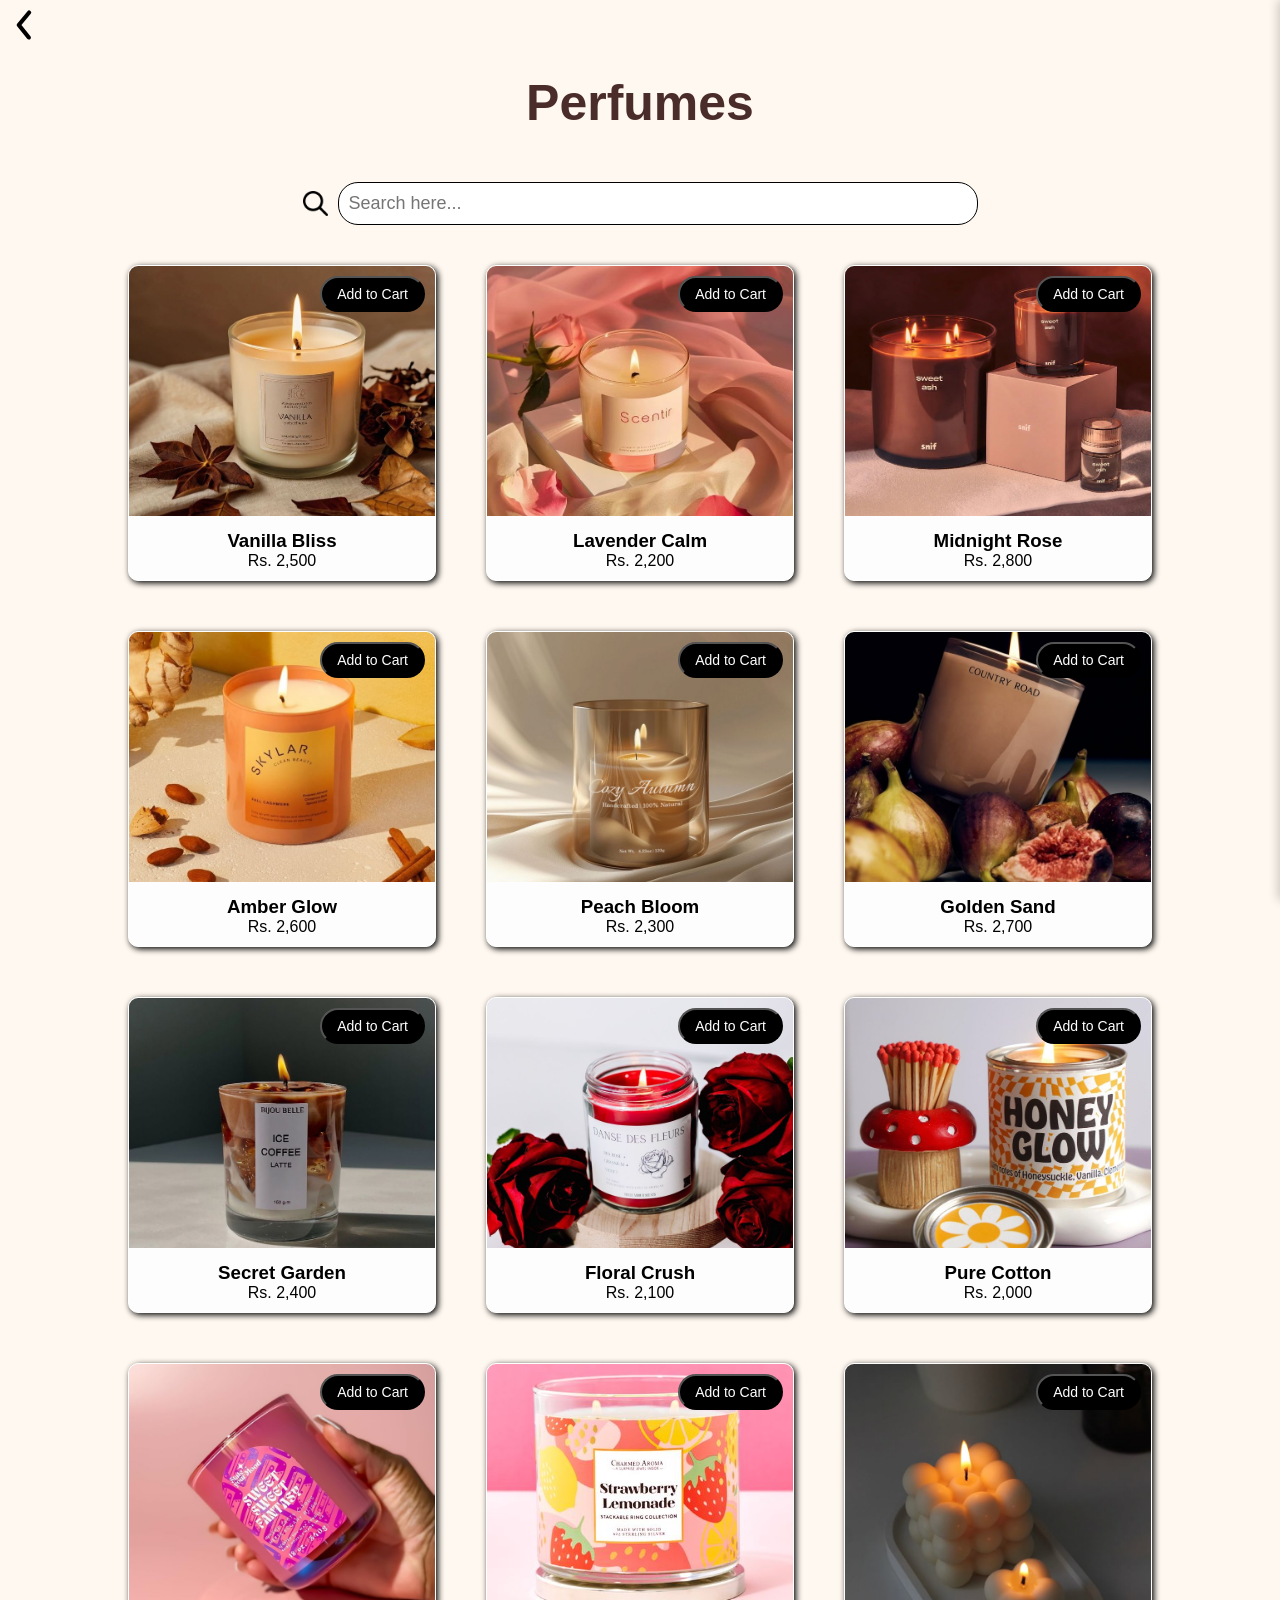
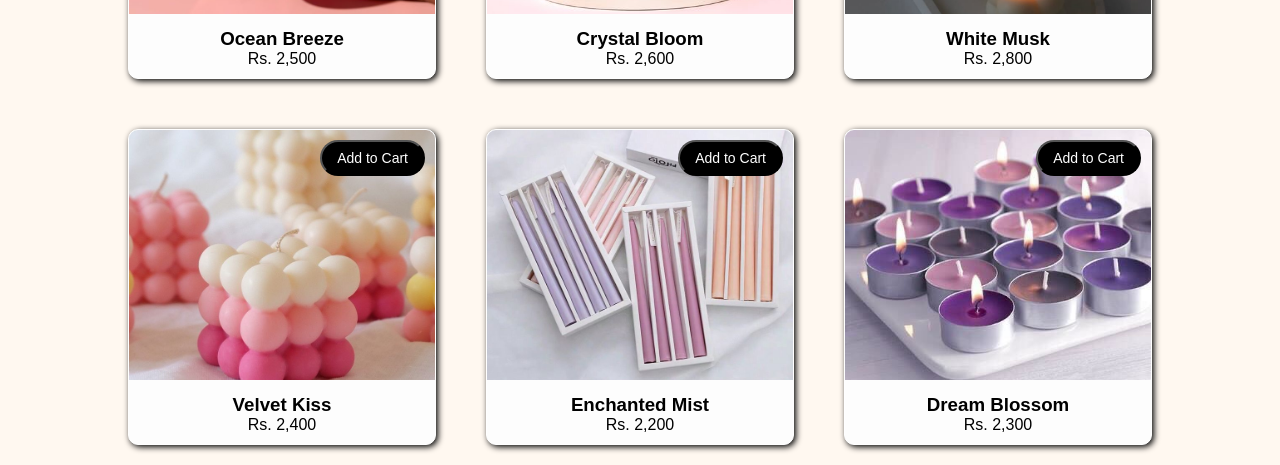
<file: Candles.html>
<!DOCTYPE html>
<html lang="en">

<head>
  <meta charset="UTF-8">
  <meta name="viewport" content="width=device-width, initial-scale=1.0">
  <title>Perfumes</title>
  <style>
    * {
      margin: 0;
      padding: 0;
      box-sizing: border-box;
      font-family: Arial, sans-serif;
    }

    body img {
      width: 50px;
    }

    body {
      background-color: #fff8f0;
      /* light creamy background */
      font-family: 'Poppins', sans-serif;
    }

    h1 {
      text-align: center;
      font-size: 50px;
      font-family: 'Franklin Gothic Medium', 'Arial Narrow', Arial, sans-serif;
      font-weight: 600;
      margin-top: 20px;
      margin-bottom: 50px;
      color: #4a2c2a;
      /* deep brown */
    }

    .searchbar {
      display: flex;
      align-items: center;
      justify-content: center;
      margin-bottom: 20px;

      font-size: 20px;
    }

    .searchbar img {
      width: 25px;
      margin-right: 10px;
      margin-bottom: 20px;
    }

    .searchbar input {
      width: 50%;
      padding: 10px;
      border-radius: 20px;
      border: 1px solid #ccc;
      border: 1px solid black;
      margin-bottom: 20px;
      font-size: 18px;
    }

    .container {
      display: flex;
      justify-content: center;
    }

    .products {
      display: grid;
      grid-template-columns: repeat(auto-fill, minmax(220px, 1fr));
      gap: 50px;
      width: 80%;
      max-width: 1200px;
      margin-bottom: 20px;
    }

    .cards {
      border: 1px solid #ddd;
      border-radius: 10px;
      overflow: hidden;
      text-align: center;
      background: #fdfdfd;
      transition: 0.3s;
      position: relative;
      border: 1px solid white;
      box-shadow: 2px 2px 6px black;
    }

    .cards:hover {
      transform: scale(1.03);
    }

    .cards img {
      width: 100%;
      height: 250px;
      object-fit: cover;
    }

    .icons {
      position: absolute;
      top: 10px;
      right: 10px;
      display: flex;
      flex-direction: column;
      gap: 8px;
    }

    .icons img {
      width: 25px;
      height: 25px;
      cursor: pointer;
    }

    .icons .wish {
      all: unset;
      margin-left: 50px;
      width: 50%;
    }

    .icons .wish img {
      width: 50%;
    }

    .cart-btn {
      background: #000;
      color: white;
      padding: 8px 15px;
      border-radius: 20px;
      text-decoration: none;
      font-size: 14px;
      cursor: pointer;
      display: inline-block;
    }

    .cart-btn:hover {
      background: #444;
    }

    .content {
      padding: 10px;
    }

    /* Sidebar Cart */
    .cart-sidebar {
      position: fixed;
      top: 0;
      right: -400px;
      width: 400px;
      height: 100%;
      background: white;
      box-shadow: -2px 0 10px rgba(0, 0, 0, 0.2);
      transition: right 0.4s ease;
      z-index: 1000;
      padding: 20px;
      display: flex;
      flex-direction: column;
    }

    .cart-sidebar.active {
      right: 0;
    }

    .cart-header {
      display: flex;
      justify-content: space-between;
      align-items: center;
      margin-bottom: 10px;
    }

    .cart-header h2 {
      font-size: 20px;
    }

    .close-cart {
      cursor: pointer;
      font-size: 22px;
    }

    .cart-items {
      flex-grow: 1;
      overflow-y: auto;
      max-height: 70vh;
    }

    .cart-item {
      display: flex;
      align-items: center;
      margin-bottom: 15px;
      border-bottom: 1px solid #eee;
      padding-bottom: 10px;
    }

    .cart-item img {
      width: 60px;
      height: 60px;
      object-fit: cover;
      border-radius: 5px;
      margin-right: 10px;
    }

    .item-info {
      flex: 1;
    }

    .quantity-controls {
      display: flex;
      align-items: center;
      gap: 5px;
      margin-top: 5px;
    }

    .quantity-controls button {
      width: 25px;
      height: 25px;
      border: none;
      background: #000;
      color: white;
      border-radius: 50%;
      cursor: pointer;
    }

    .remove-btn {
      background: none;
      border: none;
      color: red;
      cursor: pointer;
      font-size: 13px;
      margin-top: 5px;
    }

    .cart-footer {
      border-top: 1px solid #ccc;
      padding-top: 10px;
    }

    .total {
      display: flex;
      justify-content: space-between;
      font-size: 18px;
      margin-bottom: 10px;
    }

    .buy-now {
      background: #000;
      color: white;
      width: 100%;
      padding: 10px;
      border: none;
      border-radius: 20px;
      cursor: pointer;
      font-size: 16px;
    }

    .buy-now:hover {
      background: #444;
    }
  </style>
</head>

<body>

  <a href="index.html"><img src="./assets/images/arrow-ios-back.svg" alt=""></a>
  <h1>Perfumes</h1>

  <div class="searchbar">
    <img src="./assets/icons/search.png" alt="">
    <input type="search" placeholder="Search here...">
  </div>

  <div class="container">
    <div class="products">

     
      <div class="cards">
  <img src="./assets/images/Candles/c1.jpeg">
  <div class="icons">
    <button class="cart-btn" data-name="Vanilla Bliss" data-price="2500"
      data-image="./assets/images/Candles/c1.jpeg">Add to Cart</button>
  </div>
  <div class="content">
    <h3>Vanilla Bliss</h3>
    <p>Rs. 2,500</p>
  </div>
</div>

<div class="cards">
  <img src="./assets/images/Candles/c2.jpeg">
  <div class="icons">
    <button class="cart-btn" data-name="Lavender Calm" data-price="2200"
      data-image="./assets/images/Candles/c2.jpeg">Add to Cart</button>
  </div>
  <div class="content">
    <h3>Lavender Calm</h3>
    <p>Rs. 2,200</p>
  </div>
</div>

<div class="cards">
  <img src="./assets/images/Candles/c3.jpeg">
  <div class="icons">
    <button class="cart-btn" data-name="Midnight Rose" data-price="2800"
      data-image="./assets/images/Candles/c3.jpeg">Add to Cart</button>
  </div>
  <div class="content">
    <h3>Midnight Rose</h3>
    <p>Rs. 2,800</p>
  </div>
</div>

<div class="cards">
  <img src="./assets/images/Candles/c4.jpeg">
  <div class="icons">
    <button class="cart-btn" data-name="Amber Glow" data-price="2600"
      data-image="./assets/images/Candles/c4.jpeg">Add to Cart</button>
  </div>
  <div class="content">
    <h3>Amber Glow</h3>
    <p>Rs. 2,600</p>
  </div>
</div>

<div class="cards">
  <img src="./assets/images/Candles/c5.jpeg">
  <div class="icons">
    <button class="cart-btn" data-name="Peach Bloom" data-price="2300"
      data-image="./assets/images/Candles/c5.jpeg">Add to Cart</button>
  </div>
  <div class="content">
    <h3>Peach Bloom</h3>
    <p>Rs. 2,300</p>
  </div>
</div>

<div class="cards">
  <img src="./assets/images/Candles/c6.jpeg">
  <div class="icons">
    <button class="cart-btn" data-name="Golden Sand" data-price="2700"
      data-image="./assets/images/Candles/c6.jpeg">Add to Cart</button>
  </div>
  <div class="content">
    <h3>Golden Sand</h3>
    <p>Rs. 2,700</p>
  </div>
</div>

<div class="cards">
  <img src="./assets/images/Candles/c7.jpeg">
  <div class="icons">
    <button class="cart-btn" data-name="Secret Garden" data-price="2400"
      data-image="./assets/images/Candles/c7.jpeg">Add to Cart</button>
  </div>
  <div class="content">
    <h3>Secret Garden</h3>
    <p>Rs. 2,400</p>
  </div>
</div>

<div class="cards">
  <img src="./assets/images/Candles/c8.jpeg">
  <div class="icons">
    <button class="cart-btn" data-name="Floral Crush" data-price="2100"
      data-image="./assets/images/Candles/c8.jpeg">Add to Cart</button>
  </div>
  <div class="content">
    <h3>Floral Crush</h3>
    <p>Rs. 2,100</p>
  </div>
</div>

<div class="cards">
  <img src="./assets/images/Candles/c9.jpeg">
  <div class="icons">
    <button class="cart-btn" data-name="Pure Cotton" data-price="2000"
      data-image="./assets/images/Candles/c9.jpeg">Add to Cart</button>
  </div>
  <div class="content">
    <h3>Pure Cotton</h3>
    <p>Rs. 2,000</p>
  </div>
</div>

<div class="cards">
  <img src="./assets/images/Candles/c10.jpeg">
  <div class="icons">
    <button class="cart-btn" data-name="Ocean Breeze" data-price="2500"
      data-image="./assets/images/Candles/c10.jpeg">Add to Cart</button>
  </div>
  <div class="content">
    <h3>Ocean Breeze</h3>
    <p>Rs. 2,500</p>
  </div>
</div>

<div class="cards">
  <img src="./assets/images/Candles/c11.jpeg">
  <div class="icons">
    <button class="cart-btn" data-name="Crystal Bloom" data-price="2600"
      data-image="./assets/images/Candles/c11.jpeg">Add to Cart</button>
  </div>
  <div class="content">
    <h3>Crystal Bloom</h3>
    <p>Rs. 2,600</p>
  </div>
</div>

<div class="cards">
  <img src="./assets/images/Candles/c12.jpeg">
  <div class="icons">
    <button class="cart-btn" data-name="White Musk" data-price="2800"
      data-image="./assets/images/Candles/c12.jpeg">Add to Cart</button>
  </div>
  <div class="content">
    <h3>White Musk</h3>
    <p>Rs. 2,800</p>
  </div>
</div>

<div class="cards">
  <img src="./assets/images/Candles/c13.jpeg">
  <div class="icons">
    <button class="cart-btn" data-name="Velvet Kiss" data-price="2400"
      data-image="./assets/images/Candles/c13.jpeg">Add to Cart</button>
  </div>
  <div class="content">
    <h3>Velvet Kiss</h3>
    <p>Rs. 2,400</p>
  </div>
</div>

<div class="cards">
  <img src="./assets/images/Candles/c14.jpeg">
  <div class="icons">
    <button class="cart-btn" data-name="Enchanted Mist" data-price="2200"
      data-image="./assets/images/Candles/c14.jpeg">Add to Cart</button>
  </div>
  <div class="content">
    <h3>Enchanted Mist</h3>
    <p>Rs. 2,200</p>
  </div>
</div>

<div class="cards">
  <img src="./assets/images/Candles/c15.jpeg">
  <div class="icons">
    <button class="cart-btn" data-name="Dream Blossom" data-price="2300"
      data-image="./assets/images/Candles/c15.jpeg">Add to Cart</button>
  </div>
  <div class="content">
    <h3>Dream Blossom</h3>
    <p>Rs. 2,300</p>
  </div>
</div>


    </div>
  </div>

  <!-- 🛒 Sidebar Cart -->
  <div class="cart-sidebar" id="cartSidebar">
    <div class="cart-header">
      <h2>Your Cart</h2>
      <span class="close-cart" id="closeCart">&times;</span>
    </div>

    <div class="cart-items" id="cartItems"></div>

    <div class="cart-footer">
      <div class="total">
        <span>Total:</span>
        <span id="cartTotal">Rs. 0</span>
      </div>
      <button class="buy-now">Buy Now</button>
    </div>
  </div>

  <script>
    const cartBtns = document.querySelectorAll('.cart-btn');
    const cartSidebar = document.getElementById('cartSidebar');
    const closeCart = document.getElementById('closeCart');
    const cartItems = document.getElementById('cartItems');
    const cartTotal = document.getElementById('cartTotal');
   
    let cart = JSON.parse(localStorage.getItem('cart')) || [];
updateCart();

    cartBtns.forEach(btn => {
      btn.addEventListener('click', e => {
        e.preventDefault();
        const name = btn.dataset.name;
        const price = parseInt(btn.dataset.price);
        const image = btn.dataset.image;

        const existing = cart.find(item => item.name === name);
        if (existing) {
          existing.quantity++;
        } else {
          cart.push({ name, price, image, quantity: 1 });
        }
        updateCart();
        cartSidebar.classList.add('active');
      });
    });

    closeCart.addEventListener('click', () => {
      cartSidebar.classList.remove('active');
    });

    function updateCart() {
      cartItems.innerHTML = '';
      let total = 0;

      cart.forEach((item, index) => {
        total += item.price * item.quantity;
        const div = document.createElement('div');
        div.classList.add('cart-item');
        div.innerHTML = `
          <img src="${item.image}" alt="">
          <div class="item-info">
            <h4>${item.name}</h4>
            <p>Rs. ${item.price}</p>
            <div class="quantity-controls">
              <button onclick="changeQty(${index}, -1)">-</button>
              <span>${item.quantity}</span>
              <button onclick="changeQty(${index}, 1)">+</button>
            </div>
            <button class="remove-btn" onclick="removeItem(${index})">Remove</button>
          </div>
        `;
        cartItems.appendChild(div);
      });

      cartTotal.textContent = `Rs. ${total.toLocaleString()}`;
      localStorage.setItem('cart', JSON.stringify(cart));

    }

    function changeQty(index, delta) {
      cart[index].quantity += delta;
      if (cart[index].quantity <= 0) cart.splice(index, 1);
      updateCart();
    }

    function removeItem(index) {
      cart.splice(index, 1);
      updateCart();
    }

    
  let search = document.querySelector('.searchbar input');
  let cards = document.querySelectorAll('.cards');

  search.addEventListener('keyup', function () {
    let value = search.value.toLowerCase();

    cards.forEach(function (card) {
      let name = card.querySelector('h3').innerText.toLowerCase();

      if (name.includes(value)) {
        card.style.display = "block";
      } else {
        card.style.display = "none";
      }
    });
  });


  </script>
</body>

</html>
</file>
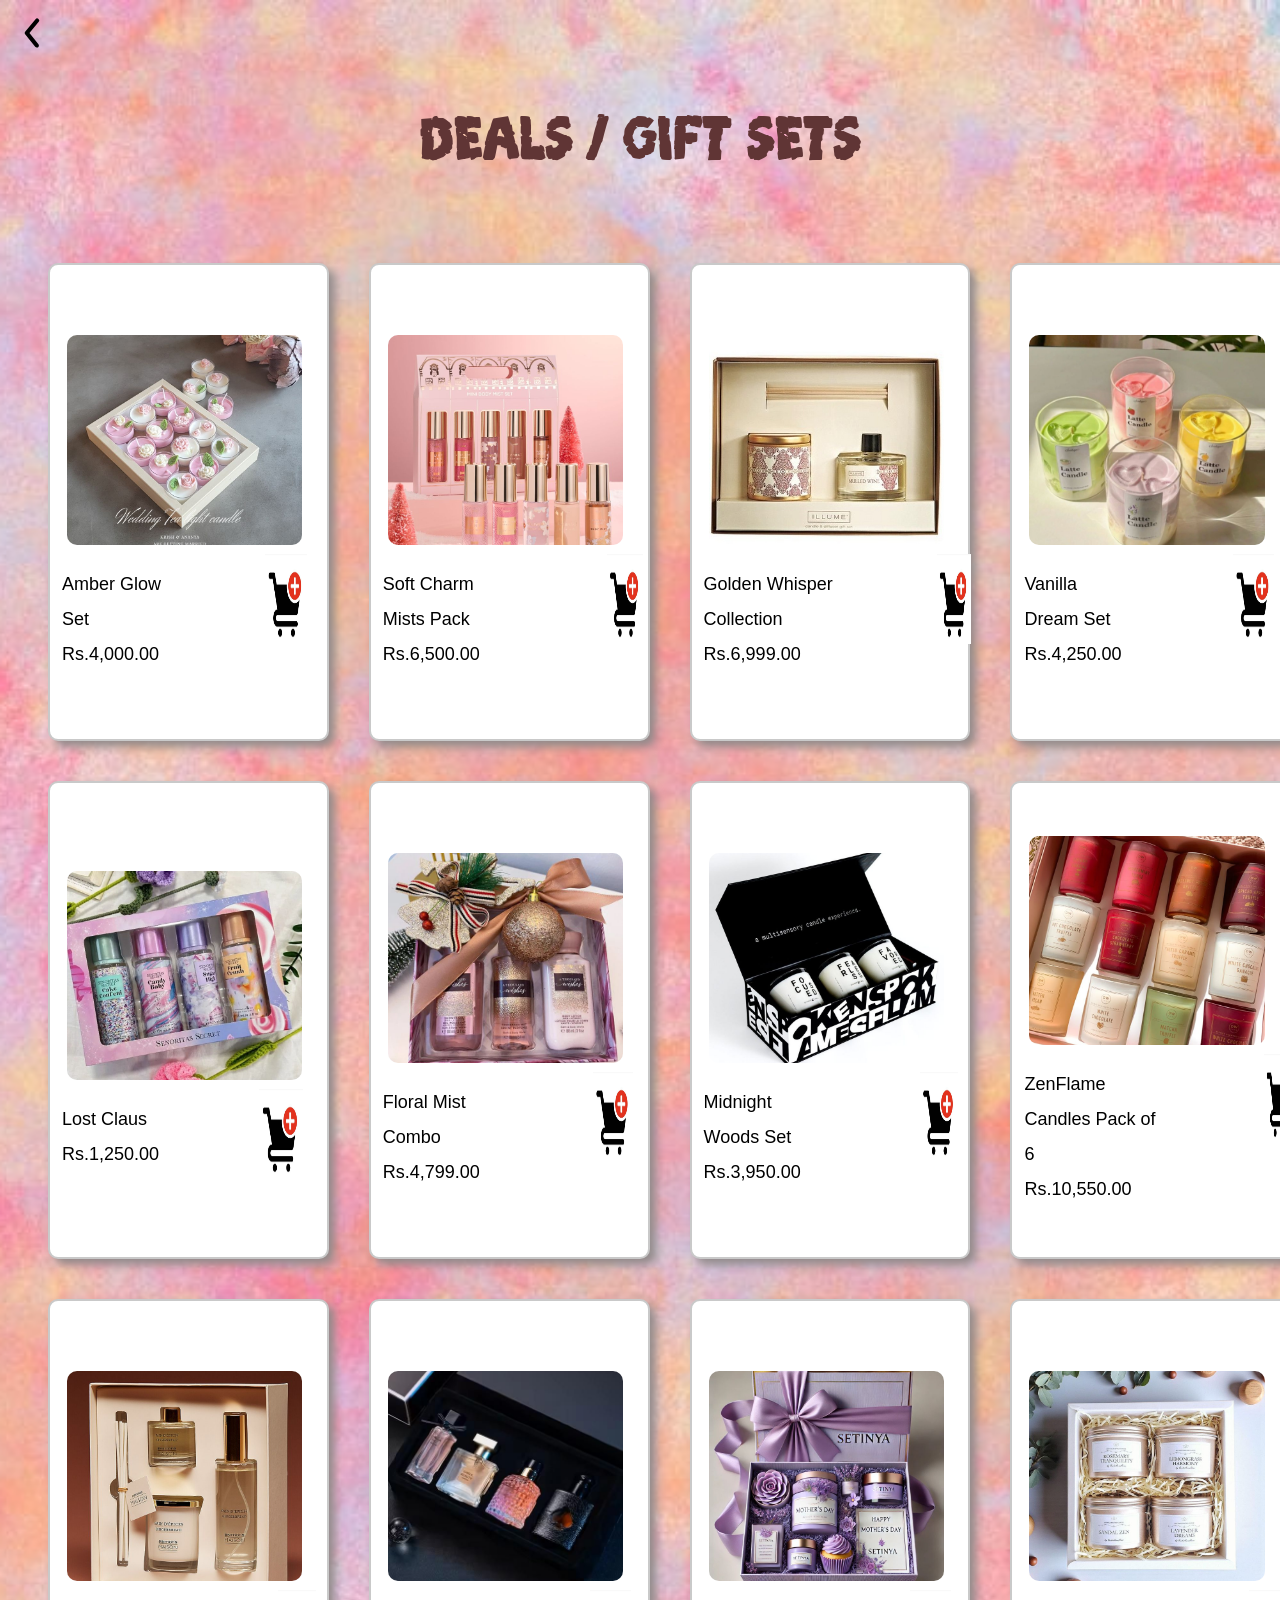
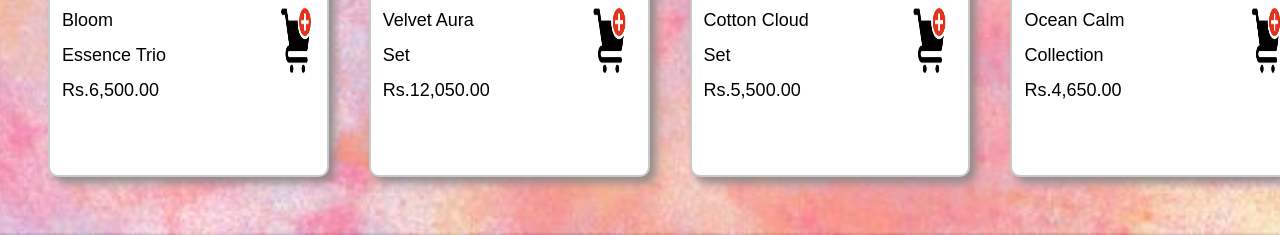
<file: Gift.html>
<!DOCTYPE html>
<html lang="en">
<head>
    <meta charset="UTF-8">
    <meta name="viewport" content="width=device-width, initial-scale=1.0">
    <title>Gift page</title>
</head>
<style>
    @font-face {
        font-family: Breakdown;
        src: url(./assets/fonts/breakdown_pg/Breakdown\ PG\ Bold.otf);
    }
    body{
        /* background-color: rgb(0, 0, 0); */
        background-image: url(./assets/images/5f8074ebcae1dba28e4c9fae86188222.jpg);
        background-position: center;
        background-repeat: no-repeat;
        background-size: cover;
        opacity: 23;
    }
    body img{
        width: 50px;
    }
    a{
        text-decoration: none;
    }
    h1{
        text-align: center;
        font-size: 60px;
        font-family: Breakdown ;
        color: #603535;
        /* text-shadow: 4px 4px 3px rgb(82, 81, 81); */
    }
   
    
    .cards{
        width: 100%;
        display: flex;
        flex-wrap: wrap;
        padding: 50px 40px;
        gap: 40px;
   
    }

    .card{
        width: 20%;
        height: 50vh;
        background-color: rgb(255, 255, 255);
        border-radius: 10px;
        display: flex; 
        flex-direction: column;
        justify-content: center;
        align-items: center;
        border: 2px solid rgb(201, 201, 201);
        box-shadow: 6px 6px 10px rgb(145, 138, 138);
        padding: 12px;

    }
    .imagebox{
        padding-left: 5px;
        margin-top: 20px;
        
    }
    .imagebox img{
        width: 95%;
        aspect-ratio: 9/8;
        object-fit: cover;
        border-radius: 10px;
    }
    .cardcontent{
        width: 100%;
        display: flex;
        flex-direction: row;
    }
    .cardcontent p{
        line-height: 35px;
        font-size: 18px;
        font-weight:500;
        font-family:'Gill Sans', 'Gill Sans MT', Calibri, 'Trebuchet MS', sans-serif;
    }
    .cardcontent img{
        width: 28%;
        height: 10vh;
        margin-left: 100px;
        margin-top: 5px;
    }

    
</style>
<body>
    <a href="index.html"><img src="./assets/images/arrow-ios-back.svg" alt=""></a>
    <h1>Deals / Gift Sets</h1>
    <!-- <div class="searchbar">
        <img src="./assets/icons/search.png" alt="">
        <input type="text" placeholder="search here....">
        <button>Search</button>
    </div> -->
    <div class="container">
        <div class="cards">
            <div class=" card card1">
                <div class="imagebox">
                    <img src="./assets/images/gift6.jpeg" alt="" >
                </div>
                <div class="cardcontent">
                    <p>Amber Glow Set<br>Rs.4,000.00</p>
                    <a href=""> <img src="./assets/icons/add.jpg" alt="" ></a>
                </div>
            </div>
            <div class=" card card2">
                <div class="imagebox">
                <img src="./assets/images/gift10.jpeg" alt="" >
                </div>
               <div class="cardcontent">
                    <p>Soft Charm Mists Pack<br>Rs.6,500.00</p>
                   <a href=""> <img src="./assets/icons/add.jpg" alt="" ></a>
                </div>
            </div>
            <div class=" card card3">
                <div class="imagebox">
                <img src="./assets/images/gift4.jpeg" alt="" >
                </div>
                <div class="cardcontent">
                    <p>Golden Whisper Collection<br>Rs.6,999.00</p>
                      <a href=""> <img src="./assets/icons/add.jpg" alt="" ></a>
                </div>
            </div>
            <div class=" card card4">
                <div class="imagebox">
                <img src="./assets/images/gift7.jpg" alt="" >
                </div>
                <div class="cardcontent">
                    <p>Vanilla Dream Set<br>Rs.4,250.00</p>
                    <a href=""> <img src="./assets/icons/add.jpg" alt="" ></a>
                </div>
            </div>
            <div class=" card card5">
                <div class="imagebox">
                <img src="./assets/images/gift8.jpeg" alt="">
                </div>
                <div class="cardcontent">
                    <p>Lost Claus <br>Rs.1,250.00</p>
                      <a href=""> <img src="./assets/icons/add.jpg" alt="" ></a>
                </div>
            </div>
            <div class=" card card6">
                <div class="imagebox">
                <img src="./assets/images/gift9.jpeg" alt="" >
                </div>
                <div class="cardcontent">
                  <p>Floral Mist Combo<br>Rs.4,799.00</p>
                    <a href=""> <img src="./assets/icons/add.jpg" alt="" ></a>
                </div>
            </div>
            <div class=" card card7">
                <div class="imagebox">
                <img src="./assets/images/gift5.jpeg" alt="" >
                </div>
                <div class="cardcontent">
                    <p>Midnight Woods Set<br>Rs.3,950.00</p>
                      <a href=""> <img src="./assets/icons/add.jpg" alt="" ></a>
                </div>
            </div>
            <div class=" card card8">
                <div class="imagebox">
                <img src="./assets/images/gift1.jpeg" alt="" >
                </div>
                <div class="cardcontent">
                    <p>ZenFlame Candles Pack of 6<br>Rs.10,550.00</p>
                      <a href=""> <img src="./assets/icons/add.jpg" alt="" ></a>
                </div>
            </div>
             <div class=" card card8">
                <div class="imagebox">
                <img src="./assets/images/gift2.jpeg" alt="" >
                </div>
                <div class="cardcontent">
                    <p>Bloom Essence Trio <br>Rs.6,500.00</p>
                      <a href=""> <img src="./assets/icons/add.jpg" alt="" ></a>
                </div>
            </div>
             <div class=" card card8">
                <div class="imagebox">
                <img src="./assets/images/gift12.jpeg" alt="" >
                </div>
                <div class="cardcontent">
                    <p>Velvet Aura Set<br>Rs.12,050.00</p>
                      <a href=""> <img src="./assets/icons/add.jpg" alt="" ></a>
                </div>
            </div>
             <div class=" card card8">
                <div class="imagebox">
                <img src="./assets/images/gift3.jpeg" alt="" >
                </div>
                <div class="cardcontent">
                    <p>Cotton Cloud Set<br>Rs.5,500.00</p>
                      <a href=""> <img src="./assets/icons/add.jpg" alt="" ></a>
                </div>
            </div>
             <div class=" card card8">
                <div class="imagebox">
                <img src="./assets/images/gift11.jpeg" alt="" >
                </div>
                <div class="cardcontent">
                    <p>Ocean Calm Collection<br>Rs.4,650.00</p>
                      <a href=""> <img src="./assets/icons/add.jpg" alt="" ></a>
                </div>
            </div>
        </div>
    </div>
</body>
</html>
</file>
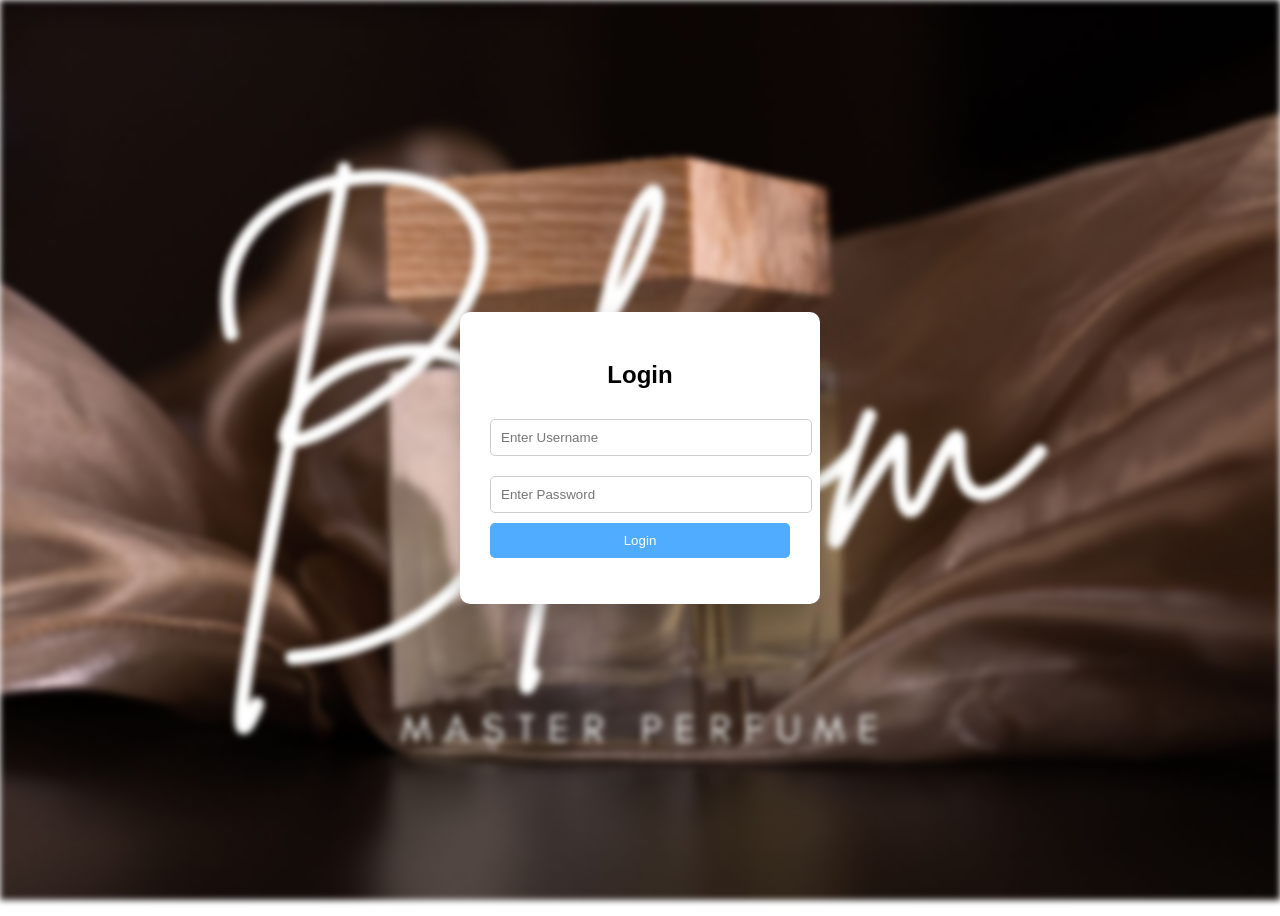
<file: login.html>
<!DOCTYPE html>
<html lang="en">

<head>
    <meta charset="UTF-8">
    <title>Simple Login Page</title>
    <style>
        body {
            font-family: Arial, sans-serif;
            height: 100vh;
            display: flex;
            justify-content: center;
            align-items: center;
        }

        body::before {
            content: "";
            position: absolute;
            top: 0;
            left: 0;
            right: 0;
            bottom: 0;
             background: url("./assets/images/logo/1.jpg") no-repeat center center/cover;
            filter: blur(3px);
            z-index: -1;
        }

        .login-box {
            background: white;
            padding: 30px;
            border-radius: 10px;
            width: 300px;
            box-shadow: 0 10px 25px rgba(0, 0, 0, 0.2);
            text-align: center;
        }

        h2 {
            margin-bottom: 20px;
        }

        input {
            width: 100%;
            padding: 10px;
            margin: 10px 0;
            border: 1px solid #ccc;
            border-radius: 5px;
        }

        button {
            width: 100%;
            padding: 10px;
            background: #4facfe;
            color: white;
            border: none;
            border-radius: 5px;
            cursor: pointer;
        }

        button:hover {
            background: #007bff;
        }

        .error {
            color: red;
            font-size: 14px;
        }

        .success {
            color: green;
            font-size: 14px;
        }
    </style>
</head>
<body>
    
    
    <div class="login-box">
        <h2>Login</h2>
        <input type="text" id="username" placeholder="Enter Username">
        <input type="password" id="password" placeholder="Enter Password">
    
        <button onclick="login()">Login</button>
        
        <p id="message"></p>
    </div>
    
    <script>
    function login() {
        let user = document.getElementById("username").value;
        let pass = document.getElementById("password").value;
        let message = document.getElementById("message");
        
        // Simple validation
        if (user === "Batool" && pass === "bz123") {
            message.textContent = "Login Successful!";
            message.className = "success";

            // 👉 redirect only on success
            setTimeout(() => {
                window.location.href = "./index.html";
            }, 500);
            
        } else {
            message.textContent = "Invalid Username or Password";
            message.className = "error";
        }
    }
</script>

</body>
</html>
</file>
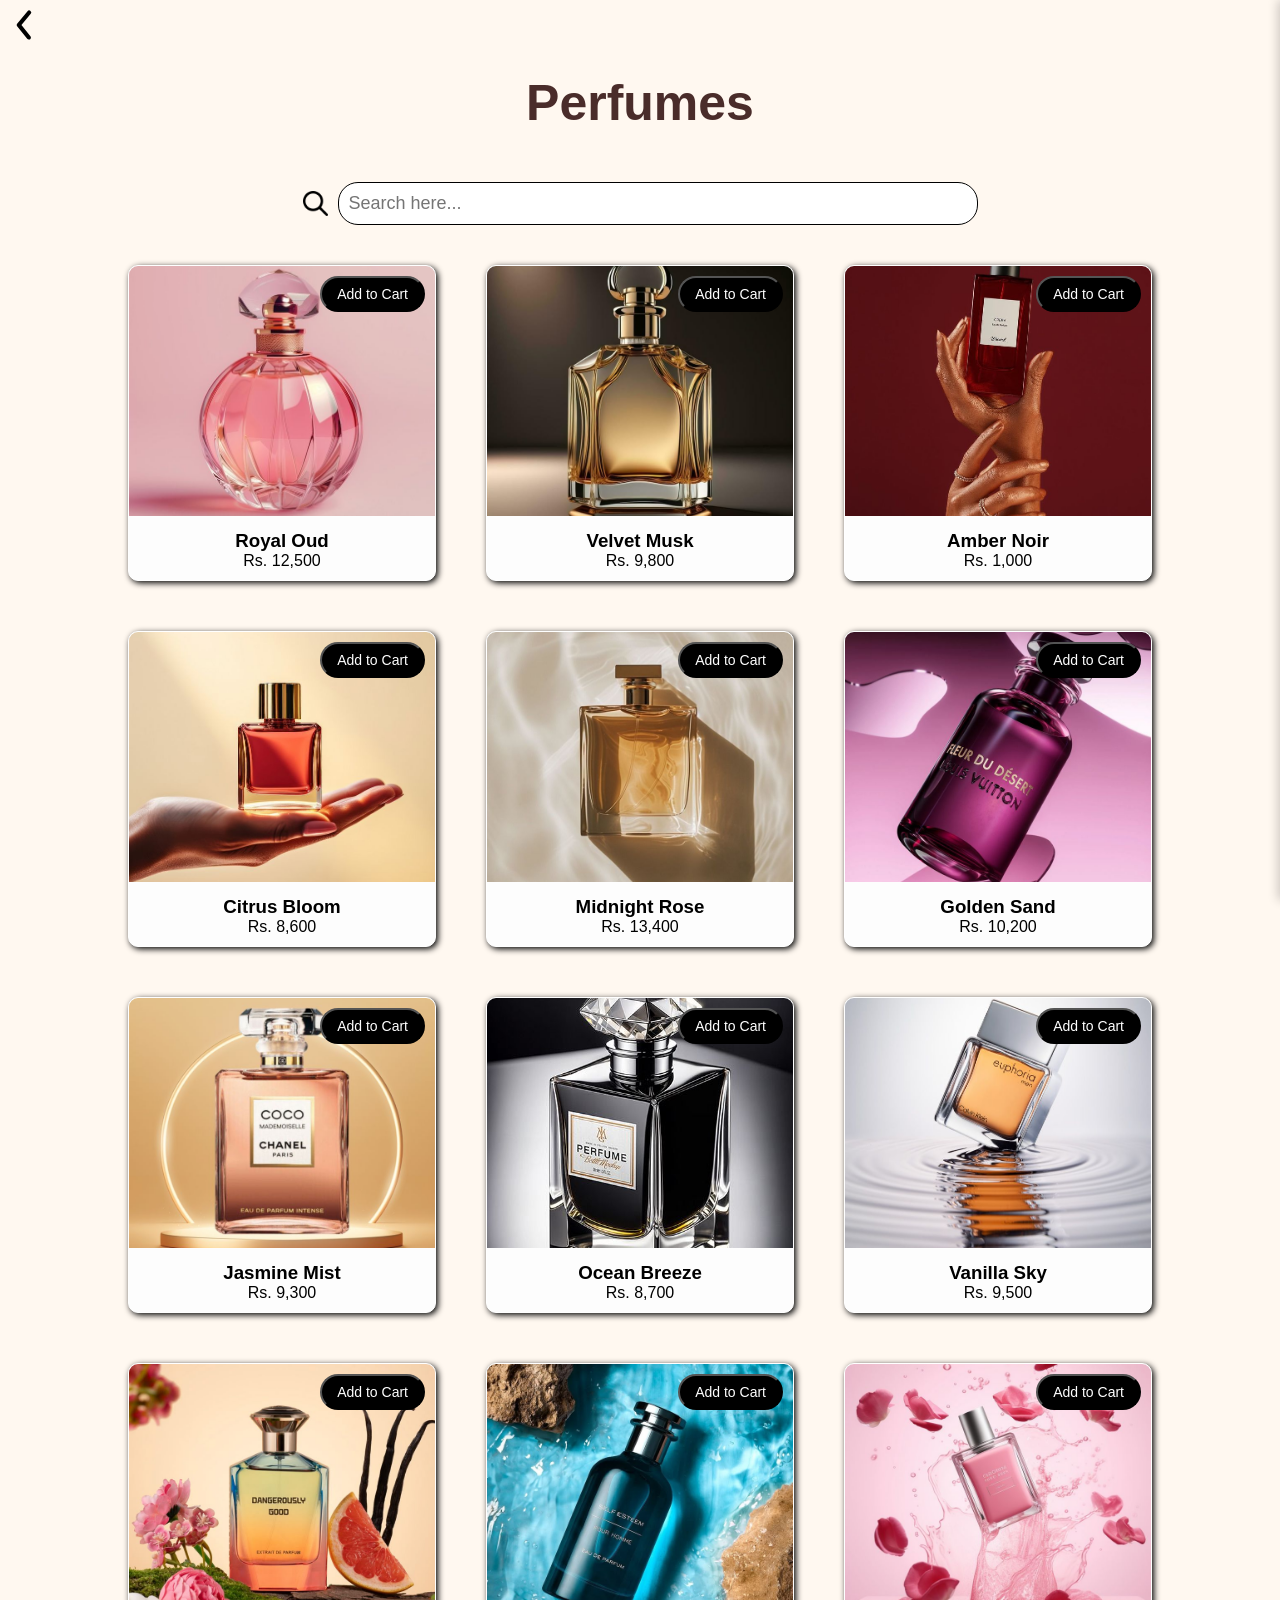
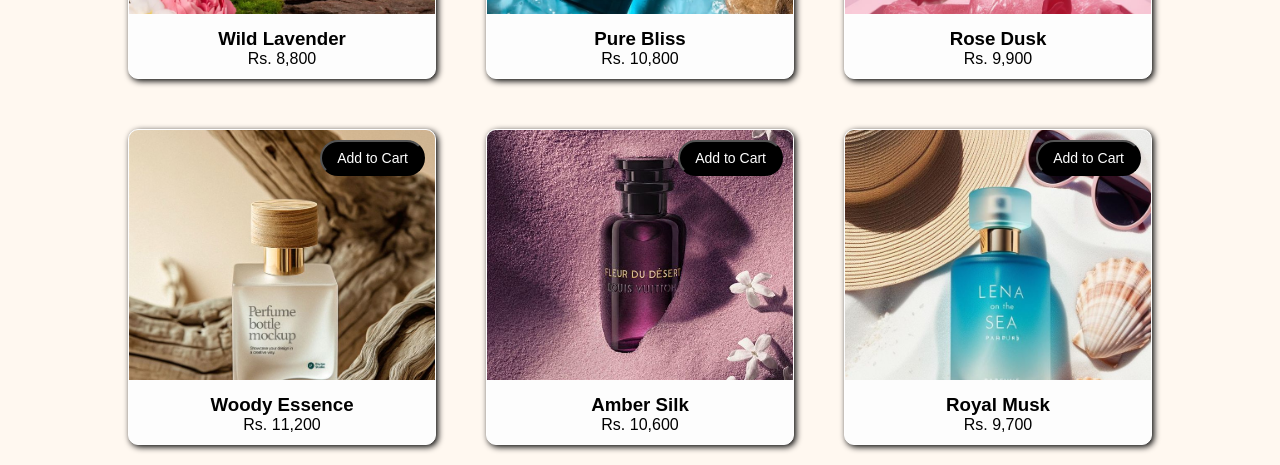
<file: perfumes.html>
<!DOCTYPE html>
<html lang="en">

<head>
  <meta charset="UTF-8">
  <meta name="viewport" content="width=device-width, initial-scale=1.0">
  <title>Perfumes</title>
  <style>
    * {
      margin: 0;
      padding: 0;
      box-sizing: border-box;
      font-family: Arial, sans-serif;
    }

    body img {
      width: 50px;
    }

    body {
      background-color: #fff8f0;
      /* light creamy background */
      font-family: 'Poppins', sans-serif;
    }

    h1 {
      text-align: center;
      font-size: 50px;
      font-family: 'Franklin Gothic Medium', 'Arial Narrow', Arial, sans-serif;
      font-weight: 600;
      margin-top: 20px;
      margin-bottom: 50px;
      color: #4a2c2a;
      /* deep brown */
    }

    .searchbar {
      display: flex;
      align-items: center;
      justify-content: center;
      margin-bottom: 20px;

      font-size: 20px;
    }

    .searchbar img {
      width: 25px;
      margin-right: 10px;
      margin-bottom: 20px;
    }

    .searchbar input {
      width: 50%;
      padding: 10px;
      border-radius: 20px;
      border: 1px solid #ccc;
      border: 1px solid black;
      margin-bottom: 20px;
      font-size: 18px;
    }

    .container {
      display: flex;
      justify-content: center;
    }

    .products {
      display: grid;
      grid-template-columns: repeat(auto-fill, minmax(220px, 1fr));
      gap: 50px;
      width: 80%;
      max-width: 1200px;
      margin-bottom: 20px;
    }

    .cards {
      border: 1px solid #ddd;
      border-radius: 10px;
      overflow: hidden;
      text-align: center;
      background: #fdfdfd;
      transition: 0.3s;
      position: relative;
      border: 1px solid white;
      box-shadow: 2px 2px 6px black;
    }

    .cards:hover {
      transform: scale(1.03);
    }

    .cards img {
      width: 100%;
      height: 250px;
      object-fit: cover;
    }

    .icons {
      position: absolute;
      top: 10px;
      right: 10px;
      display: flex;
      flex-direction: column;
      gap: 8px;
    }

    .icons img {
      width: 25px;
      height: 25px;
      cursor: pointer;
    }

    .icons .wish {
      all: unset;
      margin-left: 50px;
      width: 50%;
    }

    .icons .wish img {
      width: 50%;
    }

    .cart-btn {
      background: #000;
      color: white;
      padding: 8px 15px;
      border-radius: 20px;
      text-decoration: none;
      font-size: 14px;
      cursor: pointer;
      display: inline-block;
    }

    .cart-btn:hover {
      background: #444;
    }

    .content {
      padding: 10px;
    }

    /* Sidebar Cart */
    .cart-sidebar {
      position: fixed;
      top: 0;
      right: -400px;
      width: 400px;
      height: 100%;
      background: white;
      box-shadow: -2px 0 10px rgba(0, 0, 0, 0.2);
      transition: right 0.4s ease;
      z-index: 1000;
      padding: 20px;
      display: flex;
      flex-direction: column;
    }

    .cart-sidebar.active {
      right: 0;
    }

    .cart-header {
      display: flex;
      justify-content: space-between;
      align-items: center;
      margin-bottom: 10px;
    }

    .cart-header h2 {
      font-size: 20px;
    }

    .close-cart {
      cursor: pointer;
      font-size: 22px;
    }

    .cart-items {
      flex-grow: 1;
      overflow-y: auto;
      max-height: 70vh;
    }

    .cart-item {
      display: flex;
      align-items: center;
      margin-bottom: 15px;
      border-bottom: 1px solid #eee;
      padding-bottom: 10px;
    }

    .cart-item img {
      width: 60px;
      height: 60px;
      object-fit: cover;
      border-radius: 5px;
      margin-right: 10px;
    }

    .item-info {
      flex: 1;
    }

    .quantity-controls {
      display: flex;
      align-items: center;
      gap: 5px;
      margin-top: 5px;
    }

    .quantity-controls button {
      width: 25px;
      height: 25px;
      border: none;
      background: #000;
      color: white;
      border-radius: 50%;
      cursor: pointer;
    }

    .remove-btn {
      background: none;
      border: none;
      color: red;
      cursor: pointer;
      font-size: 13px;
      margin-top: 5px;
    }

    .cart-footer {
      border-top: 1px solid #ccc;
      padding-top: 10px;
    }

    .total {
      display: flex;
      justify-content: space-between;
      font-size: 18px;
      margin-bottom: 10px;
    }

    .buy-now {
      background: #000;
      color: white;
      width: 100%;
      padding: 10px;
      border: none;
      border-radius: 20px;
      cursor: pointer;
      font-size: 16px;
    }

    .buy-now:hover {
      background: #444;
    }
  </style>
</head>

<body>

  <a href="index.html"><img src="./assets/images/arrow-ios-back.svg" alt=""></a>
  <h1>Perfumes</h1>

  <div class="searchbar">
    <img src="./assets/icons/search.png" alt="">
    <input type="search" placeholder="Search here...">
  </div>

  <div class="container">
    <div class="products">

      <!-- Perfume Products (15 Total) -->
      <div class="cards">
        <img src="./assets/images/products/p1.jpeg">
        <div class="icons">
          <button class="cart-btn" data-name="Royal Oud" data-price="12500"
            data-image="./assets/images/products/p1.jpeg">Add to Cart</button>
        </div>
        <div class="content">
          <h3>Royal Oud</h3>
          <p>Rs. 12,500</p>
        </div>
      </div>
      <div class="cards"><img src="./assets/images/products/p2.jpeg">
        <div class="icons"><button class="cart-btn" data-name="Velvet Musk" data-price="9800"
            data-image="./assets/images/products/p2.jpeg">Add to Cart</button></div>
        <div class="content">
          <h3>Velvet Musk</h3>
          <p>Rs. 9,800</p>
        </div>
      </div>
      <div class="cards"><img src="./assets/images/products/p3.jpeg">
        <div class="icons"><button class="cart-btn" data-name="Amber Noir" data-price="11000"
            data-image="./assets/images/products/p3.jpeg">Add to Cart</button></div>
        <div class="content">
          <h3>Amber Noir</h3>
          <p>Rs. 1,000</p>
        </div>
      </div>
      <div class="cards"><img src="./assets/images/products/p4.jpeg">
        <div class="icons"><button class="cart-btn" data-name="Citrus Bloom" data-price="8600"
            data-image="./assets/images/products/p4.jpeg">Add to Cart</button></div>
        <div class="content">
          <h3>Citrus Bloom</h3>
          <p>Rs. 8,600</p>
        </div>
      </div>
      <div class="cards"><img src="./assets/images/products/p5.jpeg">
        <div class="icons"><button class="cart-btn" data-name="Midnight Rose" data-price="13400"
            data-image="./assets/images/products/p5.jpeg">Add to Cart</button></div>
        <div class="content">
          <h3>Midnight Rose</h3>
          <p>Rs. 13,400</p>
        </div>
      </div>
      <div class="cards"><img src="./assets/images/products/p6.jpeg">
        <div class="icons"><button class="cart-btn" data-name="Golden Sand" data-price="10200"
            data-image="./assets/images/products/p6.jpeg">Add to Cart</button></div>
        <div class="content">
          <h3>Golden Sand</h3>
          <p>Rs. 10,200</p>
        </div>
      </div>
      <div class="cards"><img src="./assets/images/products/p7.jpeg">
        <div class="icons"><button class="cart-btn" data-name="Jasmine Mist" data-price="9300"
            data-image="./assets/images/products/p7.jpeg">Add to Cart</button></div>
        <div class="content">
          <h3>Jasmine Mist</h3>
          <p>Rs. 9,300</p>
        </div>
      </div>
      <div class="cards"><img src="./assets/images/products/p8.jpeg">
        <div class="icons"><button class="cart-btn" data-name="Ocean Breeze" data-price="8700"
            data-image="./assets/images/products/p8.jpeg">Add to Cart</button></div>
        <div class="content">
          <h3>Ocean Breeze</h3>
          <p>Rs. 8,700</p>
        </div>
      </div>
      <div class="cards"><img src="./assets/images/products/p9.jpeg">
        <div class="icons"><button class="cart-btn" data-name="Vanilla Sky" data-price="9500"
            data-image="./assets/images/products/p9.jpeg">Add to Cart</button></div>
        <div class="content">
          <h3>Vanilla Sky</h3>
          <p>Rs. 9,500</p>
        </div>
      </div>
      <div class="cards"><img src="./assets/images/products/p10.jpeg">
        <div class="icons"><button class="cart-btn" data-name="Wild Lavender" data-price="8800"
            data-image="./assets/images/products/p10.jpeg">Add to Cart</button></div>
        <div class="content">
          <h3>Wild Lavender</h3>
          <p>Rs. 8,800</p>
        </div>
      </div>
      <div class="cards"><img src="./assets/images/products/p11.jpeg">
        <div class="icons"><button class="cart-btn" data-name="Pure Bliss" data-price="10800"
            data-image="./assets/images/products/p11.jpeg">Add to Cart</button></div>
        <div class="content">
          <h3>Pure Bliss</h3>
          <p>Rs. 10,800</p>
        </div>
      </div>
      <div class="cards"><img src="./assets/images/products/p12.jpeg">
        <div class="icons"><button class="cart-btn" data-name="Rose Dusk" data-price="9900"
            data-image="./assets/images/products/p12.jpeg">Add to Cart</button></div>
        <div class="content">
          <h3>Rose Dusk</h3>
          <p>Rs. 9,900</p>
        </div>
      </div>
      <div class="cards"><img src="./assets/images/products/p13.jpeg">
        <div class="icons"><button class="cart-btn" data-name="Woody Essence" data-price="11200"
            data-image="./assets/images/products/p13.jpeg">Add to Cart</button></div>
        <div class="content">
          <h3>Woody Essence</h3>
          <p>Rs. 11,200</p>
        </div>
      </div>
      <div class="cards"><img src="./assets/images/products/p14.jpeg">
        <div class="icons"><button class="cart-btn" data-name="Amber Silk" data-price="10600"
            data-image="./assets/images/products/p14.jpeg">Add to Cart</button>
        </div>
        <div class="content">
          <h3>Amber Silk</h3>
          <p>Rs. 10,600</p>
        </div>
      </div>
      <div class="cards"><img src="./assets/images/products/p15.jpeg">
        <div class="icons"><button class="cart-btn" data-name="Royal Musk" data-price="9700"
            data-image="./assets/images/products/p15.jpeg">Add to Cart</button>
        </div>
        <div class="content">
          <h3>Royal Musk</h3>
          <p>Rs. 9,700</p>
        </div>
      </div>

    </div>
  </div>

  <!-- 🛒 Sidebar Cart -->
  <div class="cart-sidebar" id="cartSidebar">
    <div class="cart-header">
      <h2>Your Cart</h2>
      <span class="close-cart" id="closeCart">&times;</span>
    </div>

    <div class="cart-items" id="cartItems"></div>

    <div class="cart-footer">
      <div class="total">
        <span>Total:</span>
        <span id="cartTotal">Rs. 0</span>
      </div>
      
    </div>
  </div>

  <script>
    const cartBtns = document.querySelectorAll('.cart-btn');
    const cartSidebar = document.getElementById('cartSidebar');
    const closeCart = document.getElementById('closeCart');
    const cartItems = document.getElementById('cartItems');
    const cartTotal = document.getElementById('cartTotal');
    
    let cart = JSON.parse(localStorage.getItem('cart')) || [];
updateCart();

    cartBtns.forEach(btn => {
      btn.addEventListener('click', e => {
        e.preventDefault();
        const name = btn.dataset.name;
        const price = parseInt(btn.dataset.price);
        const image = btn.dataset.image;

        const existing = cart.find(item => item.name === name);
        if (existing) {
          existing.quantity++;
        } else {
          cart.push({ name, price, image, quantity: 1 });
        }
        updateCart();
        cartSidebar.classList.add('active');
      });
    });

    closeCart.addEventListener('click', () => {
      cartSidebar.classList.remove('active');
    });

    function updateCart() {
      cartItems.innerHTML = '';
      let total = 0;

      cart.forEach((item, index) => {
        total += item.price * item.quantity;
        const div = document.createElement('div');
        div.classList.add('cart-item');
        div.innerHTML = `
          <img src="${item.image}" alt="">
          <div class="item-info">
            <h4>${item.name}</h4>
            <p>Rs. ${item.price}</p>
            <div class="quantity-controls">
              <button onclick="changeQty(${index}, -1)">-</button>
              <span>${item.quantity}</span>
              <button onclick="changeQty(${index}, 1)">+</button>
            </div>
            <button class="remove-btn" onclick="removeItem(${index})">Remove</button>
          </div>
        `;
        cartItems.appendChild(div);
      });

      cartTotal.textContent = `Rs. ${total.toLocaleString()}`;
       localStorage.setItem('cart', JSON.stringify(cart));

    }

    function changeQty(index, delta) {
      cart[index].quantity += delta;
      if (cart[index].quantity <= 0) cart.splice(index, 1);
      updateCart();
    }

    function removeItem(index) {
      cart.splice(index, 1);
      updateCart();
    }
    function buyNow() {
      if(cart.length === 0) {
        alert('Your cart is empty!');
        return;
      }
      alert('Thank you for your purchase!');
      cart = [];
      updateCart();
    }

  </script>
</body>

</html>
</file>
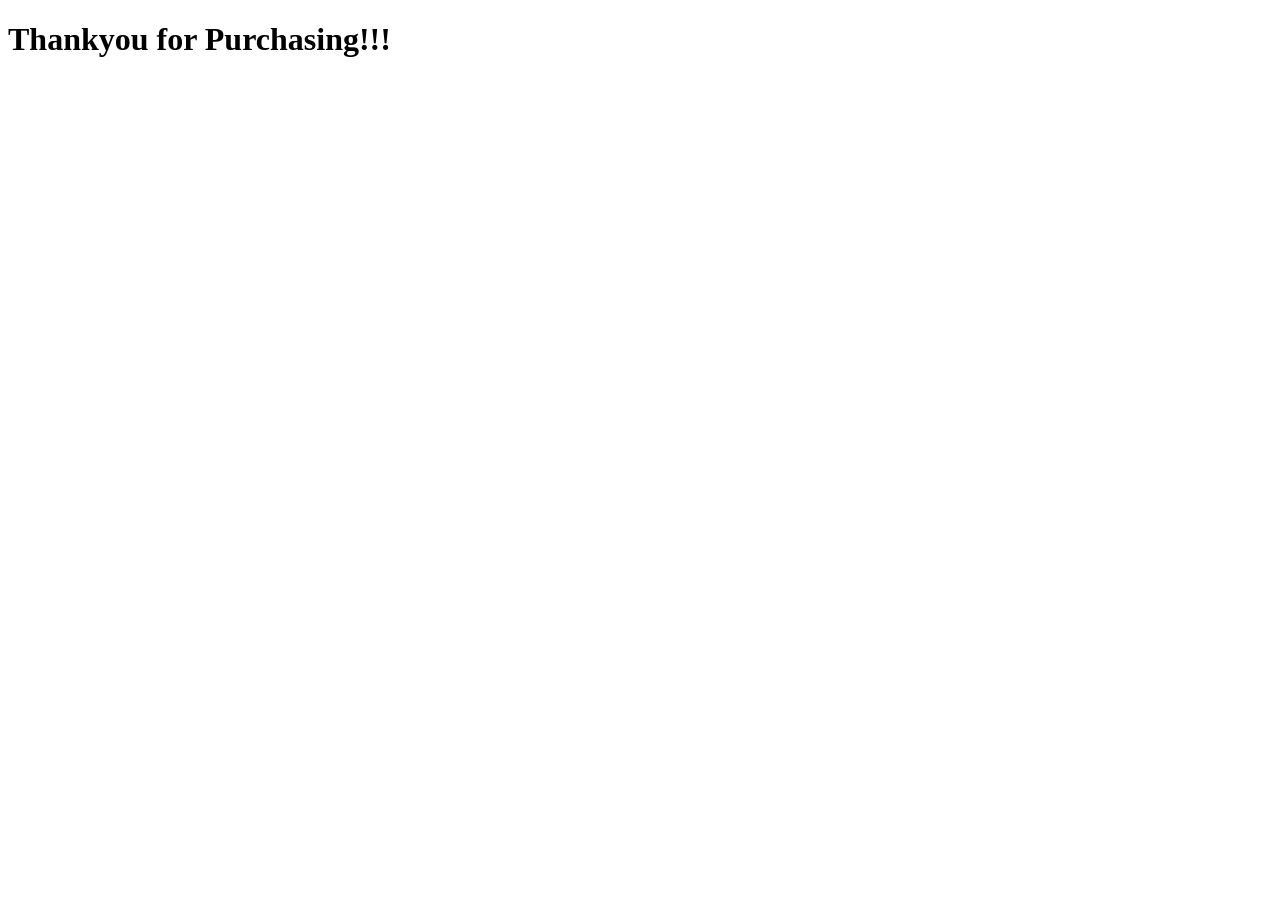
<file: thankyou.html>
<!DOCTYPE html>
<html lang="en">
<head>
    <meta charset="UTF-8">
    <meta name="viewport" content="width=device-width, initial-scale=1.0">
    <title>Document</title>
</head>
<body>
    <h1>Thankyou for Purchasing!!!</h1>
</body>
</html>
</file>
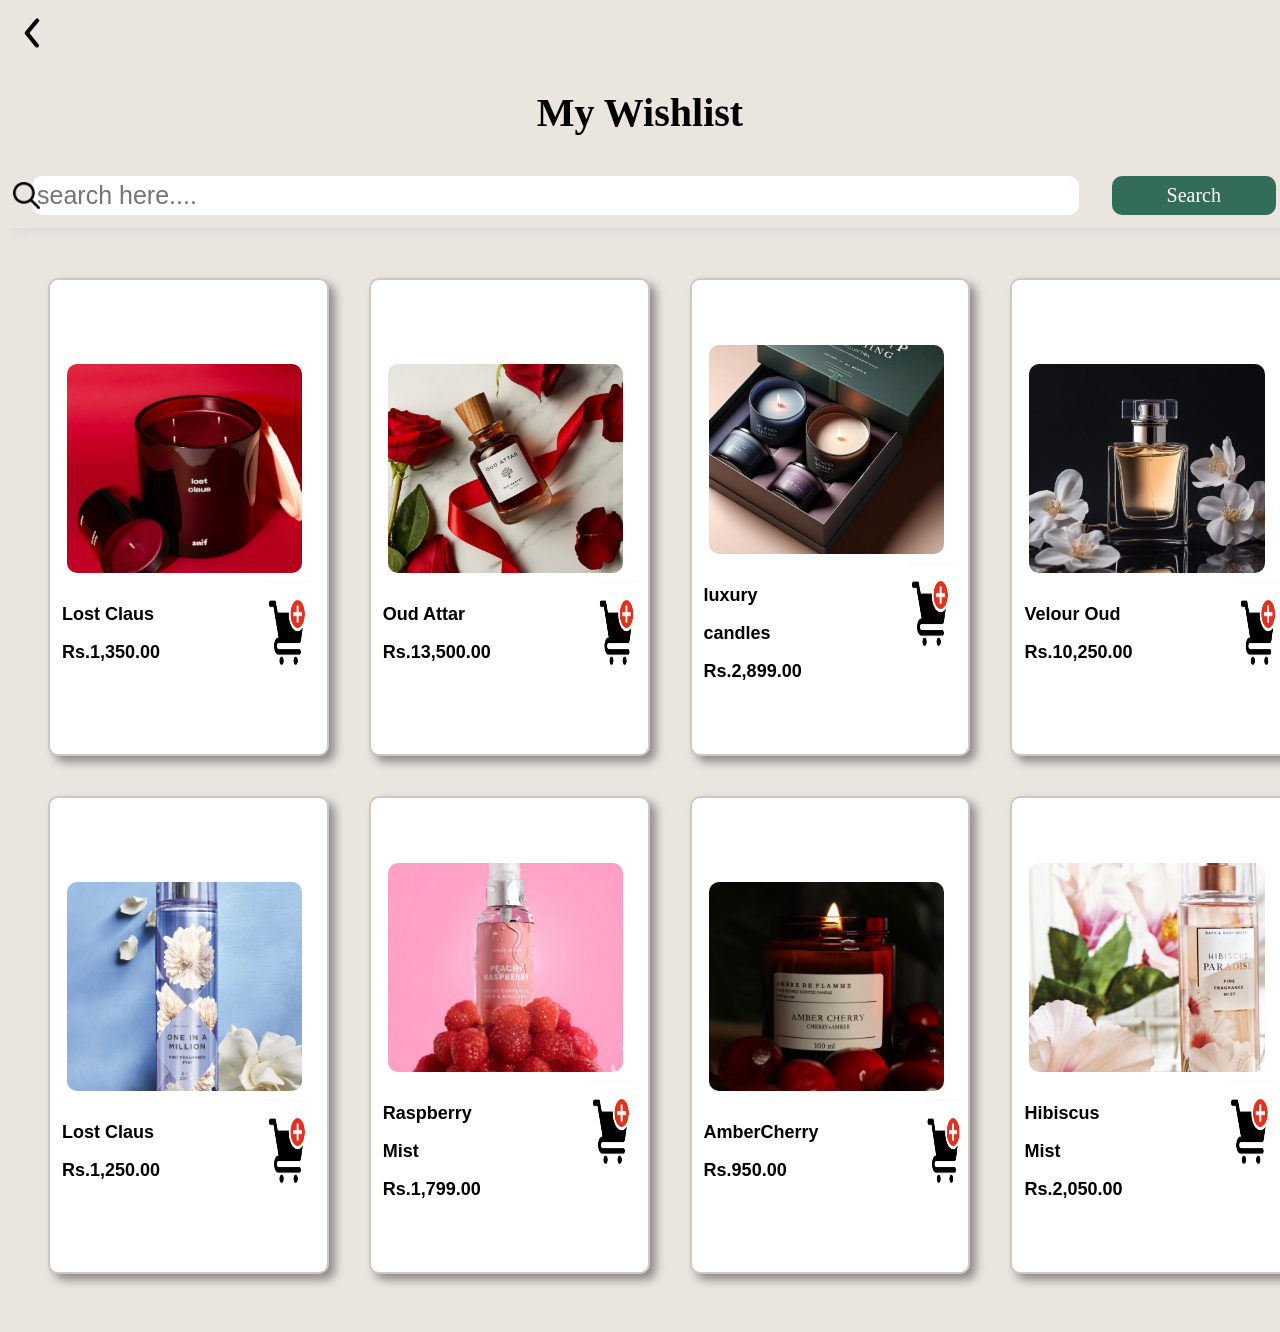
<file: wishlist.html>
<!DOCTYPE html>
<html lang="en">
<head>
    <meta charset="UTF-8">
    <meta name="viewport" content="width=device-width, initial-scale=1.0">
    <title>Wishlist page</title>
</head>
<style>
    body{
        background-color: rgb(234, 229, 223);
    }
    body img{
        width: 50px;
    }
    a{
        text-decoration: none;
    }
    h1{
        text-align: center;
        font-size: 40px;
    }
    .searchbar{
        width: 100%;
        display: flex;
        justify-content: center;
        padding: 5px 10px;
        gap: 25px;
        align-items: center;
        box-shadow: 4px 4px 10px rgb(224, 220, 220);
    }
    .searchbar img{
        position: absolute;
        width: 27px;
        left: 1%;
    }
    .searchbar input{
        border: none;
        outline: none;
        font-size: 25px;
        color: black;
        padding: 5px;
        width: 82%;
        margin: 8px;
        border-radius: 10px;
        
    }
    .searchbar button{
        all: unset;
        background-color: rgb(51, 108, 89);
        font-size: 20px;
        padding: 8px 55px;
        color: white;
        border-radius: 10px;
        cursor: pointer;
    }
    .searchbar button:hover{
           background-color: rgb(32, 74, 60);
    }
    
    .cards{
        width: 100%;
        display: flex;
        flex-wrap: wrap;
        padding: 50px 40px;
        gap: 40px;
   
    }

    .card{
        width: 20%;
        height: 50vh;
        background-color: rgb(255, 255, 255);
        border-radius: 10px;
        display: flex; 
        flex-direction: column;
        justify-content: center;
        align-items: center;
        border: 2px solid rgb(201, 201, 201);
        box-shadow: 6px 6px 10px rgb(145, 138, 138);
        padding: 12px;

    }
    .imagebox{
        padding-left: 5px;
        margin-top: 20px;
        
    }
    .imagebox img{
        width: 95%;
        aspect-ratio: 9/8;
        object-fit: cover;
        border-radius: 10px;
    }
    .cardcontent{
        width: 100%;
        display: flex;
        flex-direction: row;
    }
    .cardcontent p{
        line-height: 38px;
        font-size: 18px;
        font-weight:800;
        font-family:'Gill Sans', 'Gill Sans MT', Calibri, 'Trebuchet MS', sans-serif;
    }
    .cardcontent img{
        width: 30%;
        height: 10vh;
        margin-left: 105px;
        margin-top: 5px;
    }

    
</style>
<body>
    <a href="index.html"><img src="./assets/images/arrow-ios-back.svg" alt=""></a>
    <h1>My Wishlist</h1>
    <div class="searchbar">
        <img src="./assets/icons/search.png" alt="">
        <input type="text" placeholder="search here....">
        <button>Search</button>
    </div>
    <div class="container">
        <div class="cards">
            <div class=" card card1">
                <div class="imagebox">
                    <img src="../assets/images/w3.jpg" alt="" >
                </div>
                <div class="cardcontent">
                    <p>Lost Claus <br>Rs.1,350.00</p>
                    <a href=""> <img src="./assets/icons/add.jpg" alt="" ></a>
                </div>
            </div>
            <div class=" card card2">
                <div class="imagebox">
                <img src="./assets/images/oudattar.jpeg" alt="" >
                </div>
               <div class="cardcontent">
                    <p>Oud Attar<br>Rs.13,500.00</p>
                   <a href=""> <img src="./assets/icons/add.jpg" alt="" ></a>
                </div>
            </div>
            <div class=" card card3">
                <div class="imagebox">
                <img src="./assets/images/w5.jpg" alt="" >
                </div>
                <div class="cardcontent">
                    <p>luxury candles<br>Rs.2,899.00</p>
                      <a href=""> <img src="./assets/icons/add.jpg" alt="" ></a>
                </div>
            </div>
            <div class=" card card4">
                <div class="imagebox">
                <img src="./assets/images/w2.jpg" alt="" >
                </div>
                <div class="cardcontent">
                    <p>Velour Oud<br>Rs.10,250.00</p>
                    <a href=""> <img src="./assets/icons/add.jpg" alt="" ></a>
                </div>
            </div>
            <div class=" card card5">
                <div class="imagebox">
                <img src="./assets/images/w8.jpg" alt="">
                </div>
                <div class="cardcontent">
                    <p>Lost Claus <br>Rs.1,250.00</p>
                      <a href=""> <img src="./assets/icons/add.jpg" alt="" ></a>
                </div>
            </div>
            <div class=" card card6">
                <div class="imagebox">
                <img src="./assets/images/w6.jpg" alt="" >
                </div>
                <div class="cardcontent">
                  <p>Raspberry Mist<br>Rs.1,799.00</p>
                    <a href=""> <img src="./assets/icons/add.jpg" alt="" ></a>
                </div>
            </div>
            <div class=" card card7">
                <div class="imagebox">
                <img src="./assets/images/w4.jpg" alt="" >
                </div>
                <div class="cardcontent">
                    <p>AmberCherry<br>Rs.950.00</p>
                      <a href=""> <img src="./assets/icons/add.jpg" alt="" ></a>
                </div>
            </div>
            <div class=" card card8">
                <div class="imagebox">
                <img src="./assets/images/w7.jpg" alt="" >
                </div>
                <div class="cardcontent">
                    <p>Hibiscus Mist <br>Rs.2,050.00</p>
                      <a href=""> <img src="./assets/icons/add.jpg" alt="" ></a>
                </div>
            </div>
        </div>
    </div>
</body>
</html>
</file>
<file: css/index.css>
@font-face {
    font-family: IBM-Logo;
    src: url(../assets/fonts/ibm_logo/IBM-Logo.ttf);
}

@font-face {
    font-family: playing_room/Playing\ Room;
    src: url(../assets/fonts/playing_room/Playing\ Room.otf);
}

@font-face {
    font-family: Aurora;
    src: url(../assets/fonts/aurora_6/Aurora.otf);
}

* {
    margin: 0;
    padding: 0;
    box-sizing: border-box;
}

nav {
    width: 100%;
    display: flex;
    justify-content: space-between;
    align-items: center;
    background-color: black;
    padding: 5px 20px;
    font-size: 20px;
    color: rgb(187, 158, 83);
    position: sticky;
    top: 0px;
    z-index: 100;

}


nav ul {
    font-size: 25px;
    display: flex;
    list-style: none;
    gap: 30px;
}

nav select {
    border: none;
    color: rgb(187, 158, 83);
    background: none;
    font-size: 23px;

    &:hover {
        color: rgb(104, 80, 19);
    }

}

a {
    text-decoration: none;
    color: rgb(187, 158, 83);

    &:hover {
        color: rgb(104, 80, 19);
    }

}

.auth {
    display: flex;
    justify-content: space-between;
    align-items: center;
    gap: 30px;
}

.auth .wish {
    border: 2px solid rgb(187, 158, 83);
    padding: 5px 15px;
    border-radius: 10px;

    &:hover {
        background-color: rgb(104, 80, 19);
        color: white;
        border: none;
    }
}

#main {
    width: 100%;
    height: 100vh;
    background-image: url(../assets/images/logo/1.jpg);
    background-position: center;
    background-size: cover;
}

.logo {
    font-size: 27px;
    font-weight: lighter;
    font-family: Room;

}

.card {
    width: 30%;
    font-size: 20px;
    font-family: sans-serif;
    border: 1px solid gray;
    border-radius: 20px;
    box-shadow: 5px 5px 8px rgb(111, 111, 111);
    position: relative;
    transition-property: all;
    transition-duration: 1s;
    transition-timing-function: ease-in-out;


    &:hover {
        transform: scale(0.9);
    }

}


.cardhead img {
    border-radius: 20px;
    width: 100%;
    aspect-ratio: 4/5;
    object-fit: cover;
}

/* @keyframes zoom {
    from{
        transform: translateY(160deg);
        }to{
            transform: translateY(0) ;
            }
            
            } */

.cards{
    display: flex;
    gap: 40px;
    flex-wrap: wrap;
    justify-content: center;
    align-items: center;
    padding: 10px 20px;
}
.title{
    text-align: center;
    font-family:IBM-Logo;
    font-size: 40px;
    margin-top: 50px ;
    margin-bottom: 30px;
}


.cardcontainer {
    width: 100%;
    position: absolute;
    bottom: 0px;
    overflow: hidden;
}

.cardbody {
    color: #fff;
    display: flex;
    flex-direction: column;
    /* border-radius: 20px; */
    gap: 10px;
    padding: 10px 5px;
    background-color: black;
    transform: translateY(140px);
    transition: all 1s ease-in-out;
}

.cardbody h1 {
    font-size: 25px;
    font-family: Aurora;

}

.cardbody p {
    font-size: 20px;
    text-align: justify;
    font-family: sans-serif;
    line-height: 25px;
}

.cardbody button {
    all: unset;
    background-color: rgb(25, 47, 86);
    width: 70;
    text-align: center;
    padding: 10px 20px;
    cursor: pointer;
    margin: 0px 10px;

    &:hover {
        background-color: rgb(77, 23, 23);
    }
}

.cardbody:hover {
    transform: translateY(0px);
}

.slideimagecontainer img {
    object-fit: cover;
    border: 5px solid rgb(42, 21, 21);
    transition-property: all;
    transition-duration: 1s;
    transition-timing-function: cubic-bezier();


}

.slidecontainer {
    margin: 60px 50px;
    /* margin-left: 40px; */
    position: relative;
}

.sliderimagecontainer {
    border: 5px solid rgb(206, 174, 143);
}

.leftbutton {
    position: absolute;
    top: 50%;
    left: 10px;
}

.leftbutton button {
    all: unset;
    cursor: pointer;
}

.rightbutton {
    position: absolute;
    top: 50%;
    right: 10px;
}

.rightbutton button {
    all: unset;
    cursor: pointer;
}

footer {
    width: 100%;
    background-color: black;
    /* padding: 5px 20px; */
    font-size: 18px;
    color: rgb(187, 158, 83);
    position: sticky;
    padding: 15px;
    margin-top: 50px;
    margin-bottom: 8px;
    text-align: center;
}

@media only screen and (max-width:1500px) {
    /* .card{
        flex-grow: 1;
    } */

    .title {
        font-size: 25px;
    }

    .cardbody {
        transform: translateY(134px);
    }

}

@media only screen and (max-width:1400px) {
    .card {
        width: 40%;

    }

    .title {
        font-size: 25px;
    }

    .cardbody {
        transform: translateY(134px);
    }

}

@media only screen and (max-width:1200px) {
    .card {
        width: 45%;

    }

    .title {
        font-size: 25px;
    }

    .cardbody {
        transform: translateY(134px);
    }

}

@media only screen and (max-width:900px) {

    .card {
        width: 60%;

    }

    .menu {
        display: none;
    }

    .title {
        font-size: 25px;
    }

    .cardbody {
        transform: translateY(134px);
    }

}
</file>
